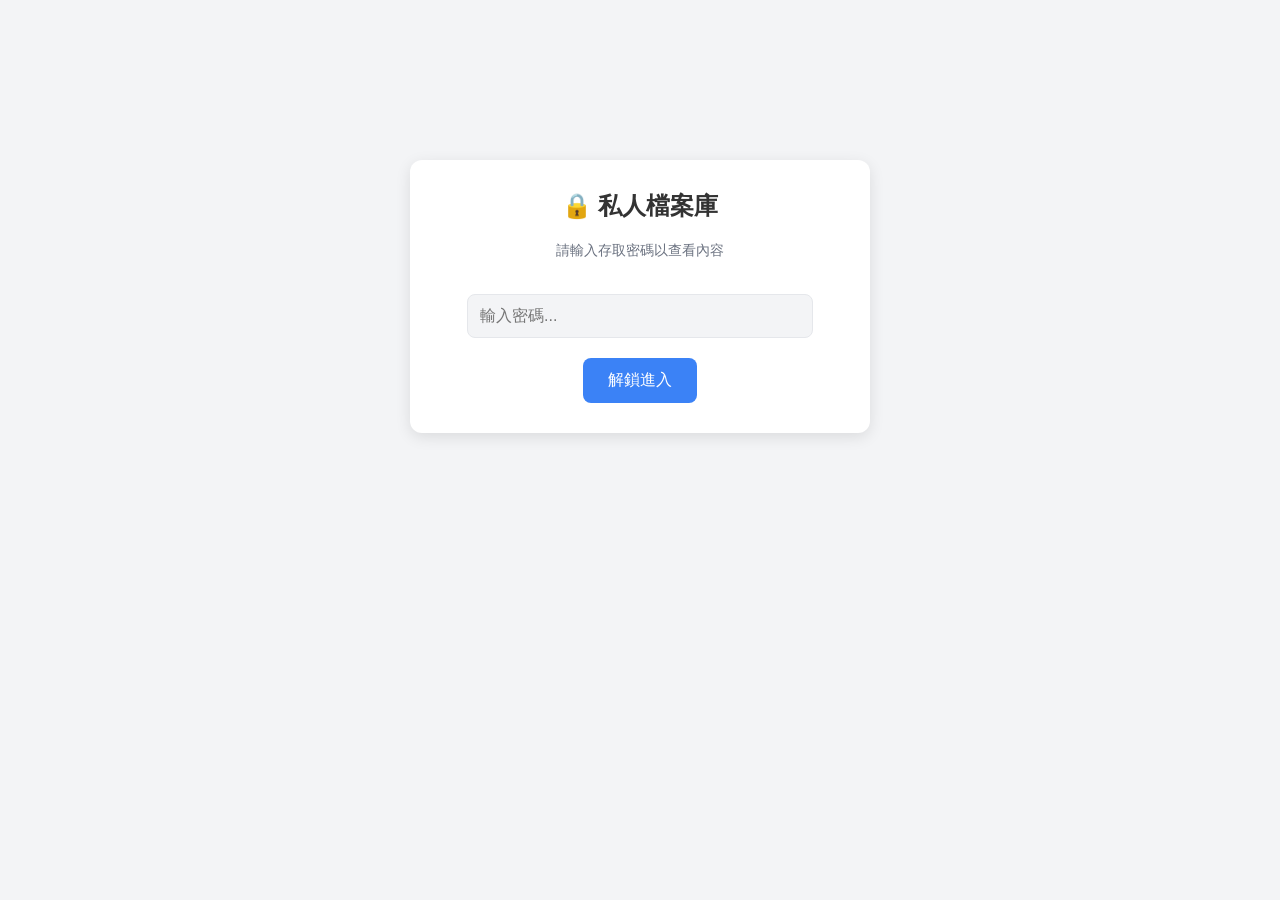
<file: index.html>
<!DOCTYPE html>
<html lang="zh-TW">
<head>
    <meta charset="UTF-8">
    <meta name="viewport" content="width=device-width, initial-scale=1.0">
    <title>📁 檔案詳細資料清單</title>

    <!-- ========================================== -->
    <!-- 🛠️ 核心設定區塊 -->
    <!-- ========================================== -->
    <script>
        const CONFIG = {
            owner: 'yie0610',
            repo: 'vibe',
            
            // 👇 您的密碼雜湊值。現在已不需要設定 lockedRootFolder，它會自動偵測！
            passwordHash: '8368ec5f1a153787469953cac4a39bce1c1e9273175a0a39db0810d0c7d0273d' 
        };
    </script>
    <!-- ========================================== -->

    <style>
        :root {
            --bg-color: #f3f4f6; --card-bg: white; --text-color: #333; --text-muted: #6b7280;
            --border-color: #e5e7eb; --th-bg: #f9fafb; --hover-bg: #f3f4f6; --link-color: #2563eb;
            --accent-color: #3b82f6; --error-bg: #fee2e2; --error-color: #ef4444;
        }
        body.dark-mode {
            --bg-color: #111827; --card-bg: #1f2937; --text-color: #f9fafb; --text-muted: #9ca3af;
            --border-color: #374151; --th-bg: #111827; --hover-bg: #374151; --link-color: #60a5fa;
            --accent-color: #60a5fa; --error-bg: #7f1d1d; --error-color: #fca5a5;
        }
        body { font-family: 'Segoe UI', Tahoma, Geneva, Verdana, sans-serif; background-color: var(--bg-color); color: var(--text-color); max-width: 950px; margin: 40px auto; padding: 20px; transition: 0.3s; }
        .container { background: var(--card-bg); border-radius: 12px; box-shadow: 0 4px 6px rgba(0,0,0,0.05); overflow: hidden; padding: 25px; transition: 0.3s; display: none; }
        
        /* --- 🔐 登入介面樣式 --- */
        .login-container { max-width: 400px; margin: 100px auto; background: var(--card-bg); padding: 30px; border-radius: 12px; box-shadow: 0 4px 15px rgba(0,0,0,0.1); text-align: center; }
        .login-container h2 { margin-top: 0; color: var(--text-color); }
        .pwd-input { width: 80%; padding: 12px; margin: 20px 0; border: 1px solid var(--border-color); border-radius: 8px; font-size: 16px; background: var(--bg-color); color: var(--text-color); outline: none; }
        .pwd-input:focus { border-color: var(--accent-color); }
        .btn-submit { background-color: var(--accent-color); color: white; border: none; padding: 12px 25px; border-radius: 8px; font-size: 16px; cursor: pointer; transition: 0.2s; }
        .btn-submit:hover { opacity: 0.9; transform: translateY(-2px); }
        #login-error { color: var(--error-color); margin-top: 10px; font-size: 14px; display: none; }

        /* --- 標題與工具列區塊 --- */
        .header-section { display: flex; justify-content: space-between; align-items: center; border-bottom: 2px solid var(--border-color); padding-bottom: 15px; margin-bottom: 10px; }
        h1 { margin: 0; font-size: 26px; }
        .theme-toggle { background: none; border: 1px solid var(--border-color); color: var(--text-color); padding: 8px 14px; border-radius: 8px; cursor: pointer; font-size: 14px; transition: 0.2s; }
        .theme-toggle:hover { background-color: var(--hover-bg); }
        .breadcrumbs { padding: 5px 0 20px 0; font-size: 15px; color: var(--text-muted); }
        .breadcrumb-link { color: var(--link-color); text-decoration: none; font-weight: 500; }
        .breadcrumb-link:hover { text-decoration: underline; }
        .separator { margin: 0 8px; color: var(--text-muted); }
        .toolbar { display: flex; justify-content: space-between; align-items: center; margin-bottom: 15px; flex-wrap: wrap; gap: 15px; }
        .search-input { flex-grow: 1; max-width: 300px; padding: 10px 15px; border: 1px solid var(--border-color); border-radius: 8px; background-color: var(--bg-color); color: var(--text-color); outline: none; font-size: 14px; }
        .switch-container { display: flex; align-items: center; font-size: 14px; color: var(--text-muted); }
        .switch { position: relative; display: inline-block; width: 42px; height: 24px; margin-right: 10px; }
        .switch input { opacity: 0; width: 0; height: 0; }
        .slider { position: absolute; cursor: pointer; top: 0; left: 0; right: 0; bottom: 0; background-color: var(--border-color); transition: .4s; border-radius: 34px; }
        .slider:before { position: absolute; content: ""; height: 18px; width: 18px; left: 3px; bottom: 3px; background-color: white; transition: .4s; border-radius: 50%; }
        input:checked + .slider { background-color: var(--accent-color); }
        input:checked + .slider:before { transform: translateX(18px); }

        /* --- 表格 --- */
        table { width: 100%; border-collapse: collapse; }
        th, td { padding: 14px 15px; text-align: left; border-bottom: 1px solid var(--border-color); }
        th { background-color: var(--th-bg); font-weight: 600; color: var(--text-color); cursor: pointer; user-select: none; transition: 0.2s; }
        th:hover { background-color: var(--border-color); }
        .sort-icon { font-size: 0.8em; margin-left: 5px; color: var(--text-muted); }
        tr:hover { background-color: var(--hover-bg); }
        .file-name-cell { display: flex; justify-content: space-between; align-items: center; }
        .file-link { text-decoration: none; color: var(--link-color); font-weight: 500; display: flex; align-items: center; flex-grow: 1; }
        .file-link:hover { text-decoration: underline; }
        .icon { margin-right: 10px; font-size: 1.3em; }
        .time-cell { font-size: 0.9em; color: var(--text-muted); }
        .time-active { color: var(--text-color); }
        .download-btn { text-decoration: none; opacity: 0.4; transition: 0.2s; font-size: 1.1em; padding: 5px; }
        .download-btn:hover { opacity: 1; transform: scale(1.1); }
    </style>
</head>
<body>

    <!-- 🔐 密碼登入區塊 -->
    <div class="login-container" id="login-section">
        <h2>🔒 私人檔案庫</h2>
        <p style="color: var(--text-muted); font-size: 14px;">請輸入存取密碼以查看內容</p>
        <input type="password" id="pwdInput" class="pwd-input" placeholder="輸入密碼..." onkeypress="if(event.key === 'Enter') verifyPassword()">
        <br>
        <button class="btn-submit" onclick="verifyPassword()">解鎖進入</button>
        <div id="login-error">密碼錯誤，請重試！</div>
    </div>

    <!-- 📁 主要檔案清單區塊 -->
    <div class="container" id="main-app">
        <div class="header-section">
            <h1>📁 檔案清單</h1>
            <button id="themeToggleBtn" class="theme-toggle">🌙 暗色模式</button>
        </div>
        <div id="breadcrumbs" class="breadcrumbs"></div>
        <div class="toolbar">
            <input type="text" id="searchInput" class="search-input" placeholder="🔍 搜尋檔案或副檔名...">
            <div class="switch-container">
                <label class="switch"><input type="checkbox" id="timeToggle"><span class="slider"></span></label>
                <span>顯示最後修改時間</span>
            </div>
        </div>
        <table>
            <thead>
                <tr>
                    <th style="width: 45%;" onclick="sortTable('name')">檔案名稱 <span id="sort-icon-name" class="sort-icon"></span></th>
                    <th style="width: 15%;" onclick="sortTable('type')">類型 <span id="sort-icon-type" class="sort-icon"></span></th>
                    <th style="width: 15%;" onclick="sortTable('size')">大小 <span id="sort-icon-size" class="sort-icon"></span></th>
                    <th style="width: 25%;" onclick="sortTable('time')">最後修改時間 <span id="sort-icon-time" class="sort-icon"></span></th>
                </tr>
            </thead>
            <tbody id="file-list">
                <tr><td colspan="4" style="text-align: center; color: var(--text-muted);">載入中...</td></tr>
            </tbody>
        </table>
    </div>

    <script>
        // ==========================================
        // 🌍 自動偵測環境與路徑配置
        // ==========================================
        
        // 1. 解析實際存在的資料夾位置 (作為 API 呼叫的起點)
        let basePath = window.location.pathname.replace(/index\.html$/, '').replace(/\/$/, '');
        const repoPrefix = `/${CONFIG.repo}`;
        if (basePath.startsWith(repoPrefix)) basePath = basePath.substring(repoPrefix.length);
        basePath = basePath.replace(/^\//, ''); // 獲得像 'b' 這樣的純路徑
        
        // 2. 解析瀏覽器實際的基礎 URL (作為檔案下載與連結的前綴)
        let baseUrl = window.location.pathname.replace(/index\.html$/, '');
        if (!baseUrl.endsWith('/')) baseUrl += '/';

        // 全局變數
        let allFiles = []; 
        let currentSort = { column: 'name', isAsc: true };

        // ==========================================
        // 🔐 登入與驗證邏輯
        // ==========================================
        const SESSION_KEY = `auth_${CONFIG.repo}_${basePath}`;
        
        if (sessionStorage.getItem(SESSION_KEY) === 'true') {
            document.getElementById('login-section').style.display = 'none';
            document.getElementById('main-app').style.display = 'block';
            initApp(); 
        }

        async function verifyPassword() {
            const pwd = document.getElementById('pwdInput').value;
            const errorMsg = document.getElementById('login-error');
            
            // 🌟 產生 Hash 的後門
            if (pwd.startsWith('##')) {
                const newPwd = pwd.substring(2);
                if (!newPwd) { alert("請輸入想要的新密碼，例如：##5678"); return; }
                const encoder = new TextEncoder();
                const hashBuffer = await crypto.subtle.digest('SHA-256', encoder.encode(newPwd));
                const hashHex = Array.from(new Uint8Array(hashBuffer)).map(b => b.toString(16).padStart(2, '0')).join('');
                try {
                    await navigator.clipboard.writeText(hashHex);
                    alert(`✅ 產生成功！\n\n加密代碼已經自動複製！\n請貼到最上方的 CONFIG 區塊替換。`);
                } catch(err) {
                    prompt(`✅ 產生成功！請手動複製代碼：`, hashHex);
                }
                document.getElementById('pwdInput').value = '';
                return;
            }

            const encoder = new TextEncoder();
            const hashBuffer = await crypto.subtle.digest('SHA-256', encoder.encode(pwd));
            const hashHex = Array.from(new Uint8Array(hashBuffer)).map(b => b.toString(16).padStart(2, '0')).join('');

            if (hashHex === CONFIG.passwordHash) {
                sessionStorage.setItem(SESSION_KEY, 'true');
                document.getElementById('login-section').style.display = 'none';
                document.getElementById('main-app').style.display = 'block';
                initApp();
            } else {
                errorMsg.style.display = 'block';
            }
        }

        // ==========================================
        // 🚀 主程式邏輯 (SPA 架構)
        // ==========================================
        function initApp() {
            // 主題切換邏輯
            const themeBtn = document.getElementById('themeToggleBtn');
            if (localStorage.getItem('theme') === 'dark') {
                document.body.classList.add('dark-mode');
                themeBtn.innerHTML = '☀️ 亮色模式';
            }
            themeBtn.addEventListener('click', () => {
                document.body.classList.toggle('dark-mode');
                const isDark = document.body.classList.contains('dark-mode');
                localStorage.setItem('theme', isDark ? 'dark' : 'light');
                themeBtn.innerHTML = isDark ? '☀️ 亮色模式' : '🌙 暗色模式';
            });

            // 監聽網址 Hash 變化 (不需重新整理網頁即可切換資料夾)
            window.addEventListener('hashchange', loadCurrentFolder);
            
            // 初始載入
            loadCurrentFolder();
        }

        function loadCurrentFolder() {
            // 取得虛擬路徑 (例如 #systems/hw1)
            const subPath = window.location.hash.replace(/^#\/?/, '');
            
            // 重置搜尋與時間開關狀態
            document.getElementById('searchInput').value = '';
            document.getElementById('timeToggle').checked = false;

            // 繪製麵包屑
            renderBreadcrumbs(subPath);

            // 呼叫 API
            let apiPath = basePath;
            if (subPath) apiPath += (apiPath ? '/' : '') + subPath;
            const apiUrl = `https://api.github.com/repos/${CONFIG.owner}/${CONFIG.repo}/contents/${apiPath}`;

            const tbody = document.getElementById('file-list');
            tbody.innerHTML = '<tr><td colspan="4" style="text-align: center; color: var(--text-muted);">資料載入中...</td></tr>';

            fetch(apiUrl)
                .then(res => {
                    if (!res.ok) throw new Error(res.status === 403 ? 'API 呼叫次數達上限' : (res.status === 404 ? '找不到資料夾' : `錯誤碼: ${res.status}`));
                    return res.json();
                })
                .then(data => {
                    if (!Array.isArray(data)) throw new Error('回傳格式錯誤');
                    allFiles = data.filter(item => item.name.toLowerCase() !== 'index.html').map(item => {
                        const isDir = item.type === 'dir';
                        return {
                            ...item,
                            ext: isDir ? '0_dir' : (item.name.includes('.') ? item.name.split('.').pop().toLowerCase() : 'z_file'), 
                            sizeValue: isDir ? -1 : item.size, 
                            timeValue: 0,     
                            timeDisplay: '--',
                            uid: item.path.replace(/[^a-zA-Z0-9]/g, '_')
                        };
                    });
                    
                    // 強制觸發一次排序繪製表格
                    sortTable(currentSort.column, true); 
                })
                .catch(error => {
                    tbody.innerHTML = `<tr><td colspan="4" style="text-align: center; color: var(--error-color); background-color: var(--error-bg); padding: 20px;"><strong>讀取失敗 ❌</strong><br><br>錯誤原因：${error.message}</td></tr>`;
                });
        }

        function renderBreadcrumbs(subPath) {
            let html = `<a href="#/" class="breadcrumb-link">🏠 首頁 (根目錄)</a>`;
            if (subPath) {
                let parts = subPath.split('/');
                let accum = '';
                parts.forEach((p, index) => {
                    accum += (accum ? '/' : '') + p;
                    if (index === parts.length - 1) {
                        html += `<span class="separator">/</span> <span style="color: var(--text-color); font-weight: bold;">${p}</span>`;
                    } else {
                        html += `<span class="separator">/</span> <a href="#${accum}" class="breadcrumb-link">${p}</a>`;
                    }
                });
            }
            document.getElementById('breadcrumbs').innerHTML = html;
        }

        window.sortTable = function(column, keepDirection = false) {
            if (!keepDirection) {
                if (currentSort.column === column) {
                    currentSort.isAsc = !currentSort.isAsc;
                } else {
                    currentSort.column = column;
                    currentSort.isAsc = true;
                }
            }

            ['name', 'type', 'size', 'time'].forEach(col => {
                const iconEl = document.getElementById(`sort-icon-${col}`);
                if (col === currentSort.column) {
                    iconEl.textContent = currentSort.isAsc ? '▲' : '▼';
                    iconEl.style.color = 'var(--accent-color)'; 
                } else {
                    iconEl.textContent = '';
                }
            });

            allFiles.sort((a, b) => {
                let valA, valB;
                if (column === 'name') { valA = a.name.toLowerCase(); valB = b.name.toLowerCase(); }
                else if (column === 'type') { valA = a.ext; valB = b.ext; }
                else if (column === 'size') { valA = a.sizeValue; valB = b.sizeValue; }
                else if (column === 'time') { valA = a.timeValue; valB = b.timeValue; }
                if (valA < valB) return currentSort.isAsc ? -1 : 1;
                if (valA > valB) return currentSort.isAsc ? 1 : -1;
                return 0;
            });
            renderFileList(); 
        };

        function getFileIcon(filename, isDir) {
            if (isDir) return '🗂️';
            const ext = filename.split('.').pop().toLowerCase();
            const iconMap = {
                'html':'💻', 'css':'💻', 'js':'💻', 'py':'💻', 'cpp':'💻', 'pdf':'📕',
                'stl':'🧊', 'gcode':'🧊', 'jpg':'🖼️', 'png':'🖼️', 'zip':'📦', 'rar':'📦',
                'md':'📝', 'txt':'📝', 'json':'⚙️', 'mp4':'🎬', 'mp3':'🎵', 'xlsx':'📊', 'docx':'📄'
            };
            return iconMap[ext] || '📄';
        }

        document.getElementById('searchInput').addEventListener('input', renderFileList);

        function renderFileList() {
            const tbody = document.getElementById('file-list');
            tbody.innerHTML = '';
            
            const subPath = window.location.hash.replace(/^#\/?/, '');
            
            // 返回上一層按鈕
            if (subPath) {
                const parentPath = subPath.includes('/') ? subPath.substring(0, subPath.lastIndexOf('/')) : '';
                const backTr = document.createElement('tr');
                backTr.innerHTML = `
                    <td><a href="#${parentPath}" style="color: #059669; text-decoration: none; font-weight: bold;"><span class="icon">↩️</span> 返回上一層</a></td>
                    <td style="color: var(--text-muted);">-</td><td style="color: var(--text-muted);">-</td><td class="time-cell">--</td>
                `;
                tbody.appendChild(backTr);
            }

            const query = document.getElementById('searchInput').value.toLowerCase();
            const filteredFiles = allFiles.filter(item => item.name.toLowerCase().includes(query));

            if (filteredFiles.length === 0 && allFiles.length > 0) {
                tbody.innerHTML += `<tr><td colspan="4" style="text-align: center; padding: 30px; color: var(--text-muted);">沒有找到符合「${query}」的檔案 🧐</td></tr>`;
                return;
            } else if (allFiles.length === 0) {
                tbody.innerHTML += `<tr><td colspan="4" style="text-align: center; padding: 30px; color: var(--text-muted);">此資料夾目前沒有檔案。</td></tr>`;
                return;
            }

            filteredFiles.forEach(item => {
                const isDir = item.type === 'dir';
                const sizeStr = isDir ? '-' : (item.size >= 1048576 ? (item.size / 1048576).toFixed(2) + ' MB' : (item.size / 1024).toFixed(2) + ' KB');
                const ext = isDir ? '資料夾' : (item.name.includes('.') ? item.name.split('.').pop().toUpperCase() + ' 檔案' : '檔案');
                const icon = getFileIcon(item.name, isDir);
                
                // 動態決定連結 (資料夾用虛擬路由 #，檔案則導向真實下載路徑)
                let itemUrl = '';
                if (isDir) {
                    itemUrl = `#${subPath ? subPath + '/' : ''}${item.name}`;
                } else {
                    itemUrl = `${baseUrl}${subPath ? subPath + '/' : ''}${item.name}`;
                }

                const linkTarget = isDir ? '' : ' target="_blank" rel="noopener noreferrer"';
                const downloadBtn = isDir ? '' : `<a href="${itemUrl}" download class="download-btn" title="下載 ${item.name}">📥</a>`;

                const tr = document.createElement('tr');
                tr.innerHTML = `
                    <td>
                        <div class="file-name-cell">
                            <a href="${itemUrl}" class="file-link"${linkTarget}>
                                <span class="icon">${icon}</span> ${item.name}
                            </a>
                            ${downloadBtn}
                        </div>
                    </td>
                    <td style="color: var(--text-muted);">${ext}</td>
                    <td style="color: var(--text-muted);">${sizeStr}</td>
                    <td class="time-cell ${item.timeValue > 0 ? 'time-active' : ''}" id="time-${item.uid}">${item.timeDisplay}</td>
                `;
                tbody.appendChild(tr);
            });
        }

        // ==========================================
        // 🕒 時間抓取機制
        // ==========================================
        document.getElementById('timeToggle').addEventListener('change', function() {
            if (this.checked) fetchTimestamps();
        });

        function fetchTimestamps() {
            allFiles.forEach(item => {
                if (item.timeDisplay !== '--' && item.timeDisplay !== '讀取中...') return; 
                item.timeDisplay = '讀取中...';
                updateTimeCell(item.uid, item.timeDisplay, false);
                
                fetch(`https://api.github.com/repos/${CONFIG.owner}/${CONFIG.repo}/commits?path=${item.path}&per_page=1`)
                    .then(res => {
                        if (!res.ok) throw new Error('API limit');
                        return res.json();
                    })
                    .then(commits => {
                        if (commits && commits.length > 0) {
                            const date = new Date(commits[0].commit.author.date);
                            item.timeValue = date.getTime(); 
                            item.timeDisplay = `${date.getFullYear()}/${String(date.getMonth()+1).padStart(2,'0')}/${String(date.getDate()).padStart(2,'0')} ${String(date.getHours()).padStart(2,'0')}:${String(date.getMinutes()).padStart(2,'0')}`;
                            updateTimeCell(item.uid, item.timeDisplay, true);
                        } else {
                            item.timeDisplay = '無紀錄';
                            updateTimeCell(item.uid, item.timeDisplay, false);
                        }
                        if (currentSort.column === 'time') renderFileList();
                    })
                    .catch(() => {
                        item.timeDisplay = '次數達標';
                        const el = document.getElementById(`time-${item.uid}`);
                        if(el) { el.textContent = item.timeDisplay; el.style.color = 'var(--error-color)'; }
                    });
            });
        }

        function updateTimeCell(uid, text, isActive) {
            const el = document.getElementById(`time-${uid}`);
            if (el) {
                el.textContent = text;
                if (isActive) el.classList.add('time-active');
            }
        }
    </script>
</body>
</html>
</file>
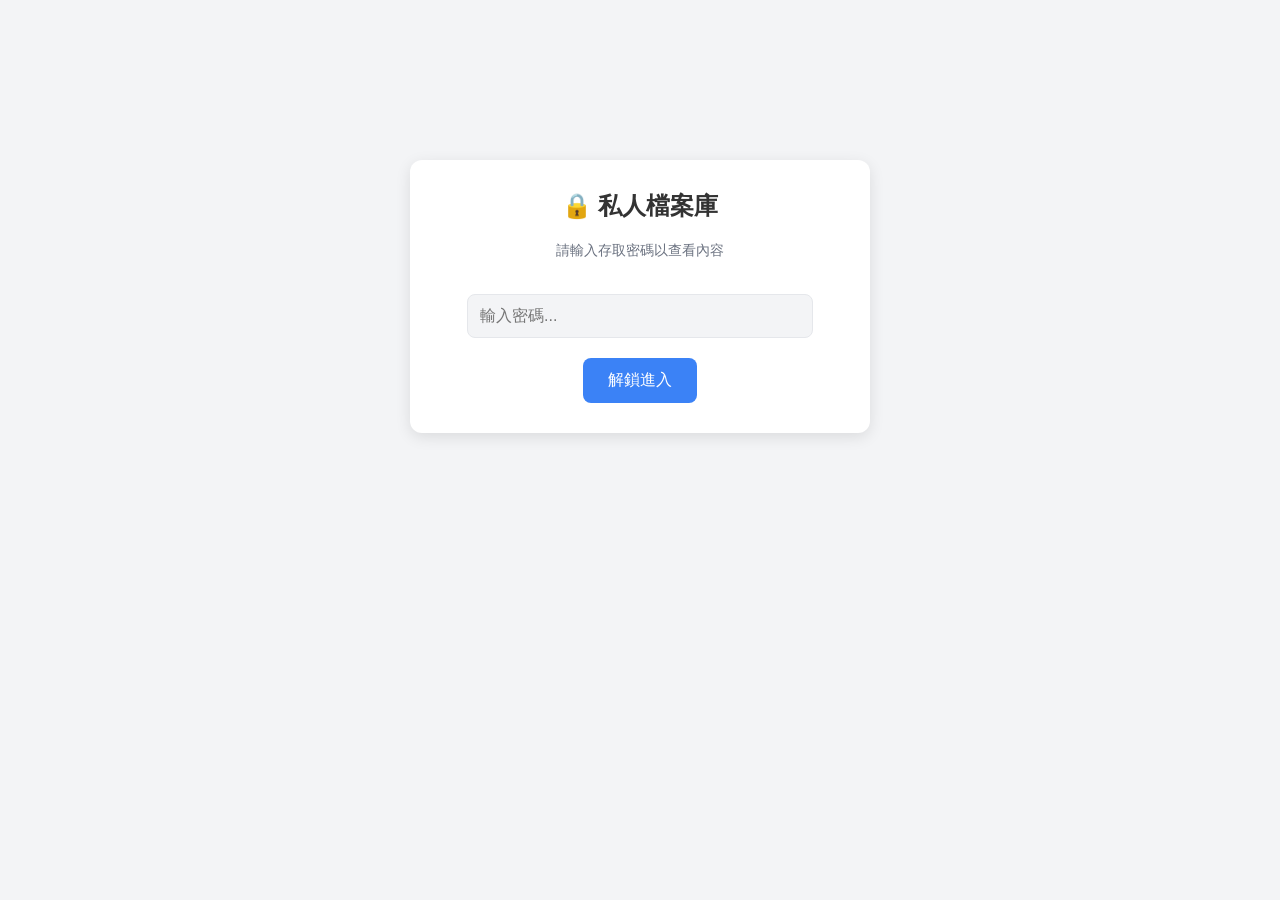
<file: b/index.html>
<!DOCTYPE html>
<html lang="zh-TW">
<head>
    <meta charset="UTF-8">
    <meta name="viewport" content="width=device-width, initial-scale=1.0">
    <title>📁 檔案詳細資料清單</title>

    <!-- ========================================== -->
    <!-- 🛠️ 核心設定區塊 -->
    <!-- ========================================== -->
    <script>
        const CONFIG = {
            owner: 'yie0610',
            repo: 'vibe',
            
            // 👇 您的密碼雜湊值。現在已不需要設定 lockedRootFolder，它會自動偵測！
            passwordHash: '493df9116ac66615f686d24508b0d3894902a5c3b4f3ea98099809c691eee357' 
        };
    </script>
    <!-- ========================================== -->

    <style>
        :root {
            --bg-color: #f3f4f6; --card-bg: white; --text-color: #333; --text-muted: #6b7280;
            --border-color: #e5e7eb; --th-bg: #f9fafb; --hover-bg: #f3f4f6; --link-color: #2563eb;
            --accent-color: #3b82f6; --error-bg: #fee2e2; --error-color: #ef4444;
        }
        body.dark-mode {
            --bg-color: #111827; --card-bg: #1f2937; --text-color: #f9fafb; --text-muted: #9ca3af;
            --border-color: #374151; --th-bg: #111827; --hover-bg: #374151; --link-color: #60a5fa;
            --accent-color: #60a5fa; --error-bg: #7f1d1d; --error-color: #fca5a5;
        }
        body { font-family: 'Segoe UI', Tahoma, Geneva, Verdana, sans-serif; background-color: var(--bg-color); color: var(--text-color); max-width: 950px; margin: 40px auto; padding: 20px; transition: 0.3s; }
        .container { background: var(--card-bg); border-radius: 12px; box-shadow: 0 4px 6px rgba(0,0,0,0.05); overflow: hidden; padding: 25px; transition: 0.3s; display: none; }
        
        /* --- 🔐 登入介面樣式 --- */
        .login-container { max-width: 400px; margin: 100px auto; background: var(--card-bg); padding: 30px; border-radius: 12px; box-shadow: 0 4px 15px rgba(0,0,0,0.1); text-align: center; }
        .login-container h2 { margin-top: 0; color: var(--text-color); }
        .pwd-input { width: 80%; padding: 12px; margin: 20px 0; border: 1px solid var(--border-color); border-radius: 8px; font-size: 16px; background: var(--bg-color); color: var(--text-color); outline: none; }
        .pwd-input:focus { border-color: var(--accent-color); }
        .btn-submit { background-color: var(--accent-color); color: white; border: none; padding: 12px 25px; border-radius: 8px; font-size: 16px; cursor: pointer; transition: 0.2s; }
        .btn-submit:hover { opacity: 0.9; transform: translateY(-2px); }
        #login-error { color: var(--error-color); margin-top: 10px; font-size: 14px; display: none; }

        /* --- 標題與工具列區塊 --- */
        .header-section { display: flex; justify-content: space-between; align-items: center; border-bottom: 2px solid var(--border-color); padding-bottom: 15px; margin-bottom: 10px; }
        h1 { margin: 0; font-size: 26px; }
        .theme-toggle { background: none; border: 1px solid var(--border-color); color: var(--text-color); padding: 8px 14px; border-radius: 8px; cursor: pointer; font-size: 14px; transition: 0.2s; }
        .theme-toggle:hover { background-color: var(--hover-bg); }
        .breadcrumbs { padding: 5px 0 20px 0; font-size: 15px; color: var(--text-muted); }
        .breadcrumb-link { color: var(--link-color); text-decoration: none; font-weight: 500; }
        .breadcrumb-link:hover { text-decoration: underline; }
        .separator { margin: 0 8px; color: var(--text-muted); }
        .toolbar { display: flex; justify-content: space-between; align-items: center; margin-bottom: 15px; flex-wrap: wrap; gap: 15px; }
        .search-input { flex-grow: 1; max-width: 300px; padding: 10px 15px; border: 1px solid var(--border-color); border-radius: 8px; background-color: var(--bg-color); color: var(--text-color); outline: none; font-size: 14px; }
        .switch-container { display: flex; align-items: center; font-size: 14px; color: var(--text-muted); }
        .switch { position: relative; display: inline-block; width: 42px; height: 24px; margin-right: 10px; }
        .switch input { opacity: 0; width: 0; height: 0; }
        .slider { position: absolute; cursor: pointer; top: 0; left: 0; right: 0; bottom: 0; background-color: var(--border-color); transition: .4s; border-radius: 34px; }
        .slider:before { position: absolute; content: ""; height: 18px; width: 18px; left: 3px; bottom: 3px; background-color: white; transition: .4s; border-radius: 50%; }
        input:checked + .slider { background-color: var(--accent-color); }
        input:checked + .slider:before { transform: translateX(18px); }

        /* --- 表格 --- */
        table { width: 100%; border-collapse: collapse; }
        th, td { padding: 14px 15px; text-align: left; border-bottom: 1px solid var(--border-color); }
        th { background-color: var(--th-bg); font-weight: 600; color: var(--text-color); cursor: pointer; user-select: none; transition: 0.2s; }
        th:hover { background-color: var(--border-color); }
        .sort-icon { font-size: 0.8em; margin-left: 5px; color: var(--text-muted); }
        tr:hover { background-color: var(--hover-bg); }
        .file-name-cell { display: flex; justify-content: space-between; align-items: center; }
        .file-link { text-decoration: none; color: var(--link-color); font-weight: 500; display: flex; align-items: center; flex-grow: 1; }
        .file-link:hover { text-decoration: underline; }
        .icon { margin-right: 10px; font-size: 1.3em; }
        .time-cell { font-size: 0.9em; color: var(--text-muted); }
        .time-active { color: var(--text-color); }
        .download-btn { text-decoration: none; opacity: 0.4; transition: 0.2s; font-size: 1.1em; padding: 5px; }
        .download-btn:hover { opacity: 1; transform: scale(1.1); }
    </style>
</head>
<body>

    <!-- 🔐 密碼登入區塊 -->
    <div class="login-container" id="login-section">
        <h2>🔒 私人檔案庫</h2>
        <p style="color: var(--text-muted); font-size: 14px;">請輸入存取密碼以查看內容</p>
        <input type="password" id="pwdInput" class="pwd-input" placeholder="輸入密碼..." onkeypress="if(event.key === 'Enter') verifyPassword()">
        <br>
        <button class="btn-submit" onclick="verifyPassword()">解鎖進入</button>
        <div id="login-error">密碼錯誤，請重試！</div>
    </div>

    <!-- 📁 主要檔案清單區塊 -->
    <div class="container" id="main-app">
        <div class="header-section">
            <h1>📁 檔案清單</h1>
            <button id="themeToggleBtn" class="theme-toggle">🌙 暗色模式</button>
        </div>
        <div id="breadcrumbs" class="breadcrumbs"></div>
        <div class="toolbar">
            <input type="text" id="searchInput" class="search-input" placeholder="🔍 搜尋檔案或副檔名...">
            <div class="switch-container">
                <label class="switch"><input type="checkbox" id="timeToggle"><span class="slider"></span></label>
                <span>顯示最後修改時間</span>
            </div>
        </div>
        <table>
            <thead>
                <tr>
                    <th style="width: 45%;" onclick="sortTable('name')">檔案名稱 <span id="sort-icon-name" class="sort-icon"></span></th>
                    <th style="width: 15%;" onclick="sortTable('type')">類型 <span id="sort-icon-type" class="sort-icon"></span></th>
                    <th style="width: 15%;" onclick="sortTable('size')">大小 <span id="sort-icon-size" class="sort-icon"></span></th>
                    <th style="width: 25%;" onclick="sortTable('time')">最後修改時間 <span id="sort-icon-time" class="sort-icon"></span></th>
                </tr>
            </thead>
            <tbody id="file-list">
                <tr><td colspan="4" style="text-align: center; color: var(--text-muted);">載入中...</td></tr>
            </tbody>
        </table>
    </div>

    <script>
        // ==========================================
        // 🌍 自動偵測環境與路徑配置
        // ==========================================
        
        // 1. 解析實際存在的資料夾位置 (作為 API 呼叫的起點)
        let basePath = window.location.pathname.replace(/index\.html$/, '').replace(/\/$/, '');
        const repoPrefix = `/${CONFIG.repo}`;
        if (basePath.startsWith(repoPrefix)) basePath = basePath.substring(repoPrefix.length);
        basePath = basePath.replace(/^\//, ''); // 獲得像 'b' 這樣的純路徑
        
        // 2. 解析瀏覽器實際的基礎 URL (作為檔案下載與連結的前綴)
        let baseUrl = window.location.pathname.replace(/index\.html$/, '');
        if (!baseUrl.endsWith('/')) baseUrl += '/';

        // 全局變數
        let allFiles = []; 
        let currentSort = { column: 'name', isAsc: true };

        // ==========================================
        // 🔐 登入與驗證邏輯
        // ==========================================
        const SESSION_KEY = `auth_${CONFIG.repo}_${basePath}`;
        
        if (sessionStorage.getItem(SESSION_KEY) === 'true') {
            document.getElementById('login-section').style.display = 'none';
            document.getElementById('main-app').style.display = 'block';
            initApp(); 
        }

        async function verifyPassword() {
            const pwd = document.getElementById('pwdInput').value;
            const errorMsg = document.getElementById('login-error');
            
            // 🌟 產生 Hash 的後門
            if (pwd.startsWith('##')) {
                const newPwd = pwd.substring(2);
                if (!newPwd) { alert("請輸入想要的新密碼，例如：##5678"); return; }
                const encoder = new TextEncoder();
                const hashBuffer = await crypto.subtle.digest('SHA-256', encoder.encode(newPwd));
                const hashHex = Array.from(new Uint8Array(hashBuffer)).map(b => b.toString(16).padStart(2, '0')).join('');
                try {
                    await navigator.clipboard.writeText(hashHex);
                    alert(`✅ 產生成功！\n\n加密代碼已經自動複製！\n請貼到最上方的 CONFIG 區塊替換。`);
                } catch(err) {
                    prompt(`✅ 產生成功！請手動複製代碼：`, hashHex);
                }
                document.getElementById('pwdInput').value = '';
                return;
            }

            const encoder = new TextEncoder();
            const hashBuffer = await crypto.subtle.digest('SHA-256', encoder.encode(pwd));
            const hashHex = Array.from(new Uint8Array(hashBuffer)).map(b => b.toString(16).padStart(2, '0')).join('');

            if (hashHex === CONFIG.passwordHash) {
                sessionStorage.setItem(SESSION_KEY, 'true');
                document.getElementById('login-section').style.display = 'none';
                document.getElementById('main-app').style.display = 'block';
                initApp();
            } else {
                errorMsg.style.display = 'block';
            }
        }

        // ==========================================
        // 🚀 主程式邏輯 (SPA 架構)
        // ==========================================
        function initApp() {
            // 主題切換邏輯
            const themeBtn = document.getElementById('themeToggleBtn');
            if (localStorage.getItem('theme') === 'dark') {
                document.body.classList.add('dark-mode');
                themeBtn.innerHTML = '☀️ 亮色模式';
            }
            themeBtn.addEventListener('click', () => {
                document.body.classList.toggle('dark-mode');
                const isDark = document.body.classList.contains('dark-mode');
                localStorage.setItem('theme', isDark ? 'dark' : 'light');
                themeBtn.innerHTML = isDark ? '☀️ 亮色模式' : '🌙 暗色模式';
            });

            // 監聽網址 Hash 變化 (不需重新整理網頁即可切換資料夾)
            window.addEventListener('hashchange', loadCurrentFolder);
            
            // 初始載入
            loadCurrentFolder();
        }

        function loadCurrentFolder() {
            // 取得虛擬路徑 (例如 #systems/hw1)
            const subPath = window.location.hash.replace(/^#\/?/, '');
            
            // 重置搜尋與時間開關狀態
            document.getElementById('searchInput').value = '';
            document.getElementById('timeToggle').checked = false;

            // 繪製麵包屑
            renderBreadcrumbs(subPath);

            // 呼叫 API
            let apiPath = basePath;
            if (subPath) apiPath += (apiPath ? '/' : '') + subPath;
            const apiUrl = `https://api.github.com/repos/${CONFIG.owner}/${CONFIG.repo}/contents/${apiPath}`;

            const tbody = document.getElementById('file-list');
            tbody.innerHTML = '<tr><td colspan="4" style="text-align: center; color: var(--text-muted);">資料載入中...</td></tr>';

            fetch(apiUrl)
                .then(res => {
                    if (!res.ok) throw new Error(res.status === 403 ? 'API 呼叫次數達上限' : (res.status === 404 ? '找不到資料夾' : `錯誤碼: ${res.status}`));
                    return res.json();
                })
                .then(data => {
                    if (!Array.isArray(data)) throw new Error('回傳格式錯誤');
                    allFiles = data.filter(item => item.name.toLowerCase() !== 'index.html').map(item => {
                        const isDir = item.type === 'dir';
                        return {
                            ...item,
                            ext: isDir ? '0_dir' : (item.name.includes('.') ? item.name.split('.').pop().toLowerCase() : 'z_file'), 
                            sizeValue: isDir ? -1 : item.size, 
                            timeValue: 0,     
                            timeDisplay: '--',
                            uid: item.path.replace(/[^a-zA-Z0-9]/g, '_')
                        };
                    });
                    
                    // 強制觸發一次排序繪製表格
                    sortTable(currentSort.column, true); 
                })
                .catch(error => {
                    tbody.innerHTML = `<tr><td colspan="4" style="text-align: center; color: var(--error-color); background-color: var(--error-bg); padding: 20px;"><strong>讀取失敗 ❌</strong><br><br>錯誤原因：${error.message}</td></tr>`;
                });
        }

        function renderBreadcrumbs(subPath) {
            let html = `<a href="#/" class="breadcrumb-link">🏠 首頁 (根目錄)</a>`;
            if (subPath) {
                let parts = subPath.split('/');
                let accum = '';
                parts.forEach((p, index) => {
                    accum += (accum ? '/' : '') + p;
                    if (index === parts.length - 1) {
                        html += `<span class="separator">/</span> <span style="color: var(--text-color); font-weight: bold;">${p}</span>`;
                    } else {
                        html += `<span class="separator">/</span> <a href="#${accum}" class="breadcrumb-link">${p}</a>`;
                    }
                });
            }
            document.getElementById('breadcrumbs').innerHTML = html;
        }

        window.sortTable = function(column, keepDirection = false) {
            if (!keepDirection) {
                if (currentSort.column === column) {
                    currentSort.isAsc = !currentSort.isAsc;
                } else {
                    currentSort.column = column;
                    currentSort.isAsc = true;
                }
            }

            ['name', 'type', 'size', 'time'].forEach(col => {
                const iconEl = document.getElementById(`sort-icon-${col}`);
                if (col === currentSort.column) {
                    iconEl.textContent = currentSort.isAsc ? '▲' : '▼';
                    iconEl.style.color = 'var(--accent-color)'; 
                } else {
                    iconEl.textContent = '';
                }
            });

            allFiles.sort((a, b) => {
                let valA, valB;
                if (column === 'name') { valA = a.name.toLowerCase(); valB = b.name.toLowerCase(); }
                else if (column === 'type') { valA = a.ext; valB = b.ext; }
                else if (column === 'size') { valA = a.sizeValue; valB = b.sizeValue; }
                else if (column === 'time') { valA = a.timeValue; valB = b.timeValue; }
                if (valA < valB) return currentSort.isAsc ? -1 : 1;
                if (valA > valB) return currentSort.isAsc ? 1 : -1;
                return 0;
            });
            renderFileList(); 
        };

        function getFileIcon(filename, isDir) {
            if (isDir) return '🗂️';
            const ext = filename.split('.').pop().toLowerCase();
            const iconMap = {
                'html':'💻', 'css':'💻', 'js':'💻', 'py':'💻', 'cpp':'💻', 'pdf':'📕',
                'stl':'🧊', 'gcode':'🧊', 'jpg':'🖼️', 'png':'🖼️', 'zip':'📦', 'rar':'📦',
                'md':'📝', 'txt':'📝', 'json':'⚙️', 'mp4':'🎬', 'mp3':'🎵', 'xlsx':'📊', 'docx':'📄'
            };
            return iconMap[ext] || '📄';
        }

        document.getElementById('searchInput').addEventListener('input', renderFileList);

        function renderFileList() {
            const tbody = document.getElementById('file-list');
            tbody.innerHTML = '';
            
            const subPath = window.location.hash.replace(/^#\/?/, '');
            
            // 返回上一層按鈕
            if (subPath) {
                const parentPath = subPath.includes('/') ? subPath.substring(0, subPath.lastIndexOf('/')) : '';
                const backTr = document.createElement('tr');
                backTr.innerHTML = `
                    <td><a href="#${parentPath}" style="color: #059669; text-decoration: none; font-weight: bold;"><span class="icon">↩️</span> 返回上一層</a></td>
                    <td style="color: var(--text-muted);">-</td><td style="color: var(--text-muted);">-</td><td class="time-cell">--</td>
                `;
                tbody.appendChild(backTr);
            }

            const query = document.getElementById('searchInput').value.toLowerCase();
            const filteredFiles = allFiles.filter(item => item.name.toLowerCase().includes(query));

            if (filteredFiles.length === 0 && allFiles.length > 0) {
                tbody.innerHTML += `<tr><td colspan="4" style="text-align: center; padding: 30px; color: var(--text-muted);">沒有找到符合「${query}」的檔案 🧐</td></tr>`;
                return;
            } else if (allFiles.length === 0) {
                tbody.innerHTML += `<tr><td colspan="4" style="text-align: center; padding: 30px; color: var(--text-muted);">此資料夾目前沒有檔案。</td></tr>`;
                return;
            }

            filteredFiles.forEach(item => {
                const isDir = item.type === 'dir';
                const sizeStr = isDir ? '-' : (item.size >= 1048576 ? (item.size / 1048576).toFixed(2) + ' MB' : (item.size / 1024).toFixed(2) + ' KB');
                const ext = isDir ? '資料夾' : (item.name.includes('.') ? item.name.split('.').pop().toUpperCase() + ' 檔案' : '檔案');
                const icon = getFileIcon(item.name, isDir);
                
                // 動態決定連結 (資料夾用虛擬路由 #，檔案則導向真實下載路徑)
                let itemUrl = '';
                if (isDir) {
                    itemUrl = `#${subPath ? subPath + '/' : ''}${item.name}`;
                } else {
                    itemUrl = `${baseUrl}${subPath ? subPath + '/' : ''}${item.name}`;
                }

                const linkTarget = isDir ? '' : ' target="_blank" rel="noopener noreferrer"';
                const downloadBtn = isDir ? '' : `<a href="${itemUrl}" download class="download-btn" title="下載 ${item.name}">📥</a>`;

                const tr = document.createElement('tr');
                tr.innerHTML = `
                    <td>
                        <div class="file-name-cell">
                            <a href="${itemUrl}" class="file-link"${linkTarget}>
                                <span class="icon">${icon}</span> ${item.name}
                            </a>
                            ${downloadBtn}
                        </div>
                    </td>
                    <td style="color: var(--text-muted);">${ext}</td>
                    <td style="color: var(--text-muted);">${sizeStr}</td>
                    <td class="time-cell ${item.timeValue > 0 ? 'time-active' : ''}" id="time-${item.uid}">${item.timeDisplay}</td>
                `;
                tbody.appendChild(tr);
            });
        }

        // ==========================================
        // 🕒 時間抓取機制
        // ==========================================
        document.getElementById('timeToggle').addEventListener('change', function() {
            if (this.checked) fetchTimestamps();
        });

        function fetchTimestamps() {
            allFiles.forEach(item => {
                if (item.timeDisplay !== '--' && item.timeDisplay !== '讀取中...') return; 
                item.timeDisplay = '讀取中...';
                updateTimeCell(item.uid, item.timeDisplay, false);
                
                fetch(`https://api.github.com/repos/${CONFIG.owner}/${CONFIG.repo}/commits?path=${item.path}&per_page=1`)
                    .then(res => {
                        if (!res.ok) throw new Error('API limit');
                        return res.json();
                    })
                    .then(commits => {
                        if (commits && commits.length > 0) {
                            const date = new Date(commits[0].commit.author.date);
                            item.timeValue = date.getTime(); 
                            item.timeDisplay = `${date.getFullYear()}/${String(date.getMonth()+1).padStart(2,'0')}/${String(date.getDate()).padStart(2,'0')} ${String(date.getHours()).padStart(2,'0')}:${String(date.getMinutes()).padStart(2,'0')}`;
                            updateTimeCell(item.uid, item.timeDisplay, true);
                        } else {
                            item.timeDisplay = '無紀錄';
                            updateTimeCell(item.uid, item.timeDisplay, false);
                        }
                        if (currentSort.column === 'time') renderFileList();
                    })
                    .catch(() => {
                        item.timeDisplay = '次數達標';
                        const el = document.getElementById(`time-${item.uid}`);
                        if(el) { el.textContent = item.timeDisplay; el.style.color = 'var(--error-color)'; }
                    });
            });
        }

        function updateTimeCell(uid, text, isActive) {
            const el = document.getElementById(`time-${uid}`);
            if (el) {
                el.textContent = text;
                if (isActive) el.classList.add('time-active');
            }
        }
    </script>
</body>
</html>
</file>
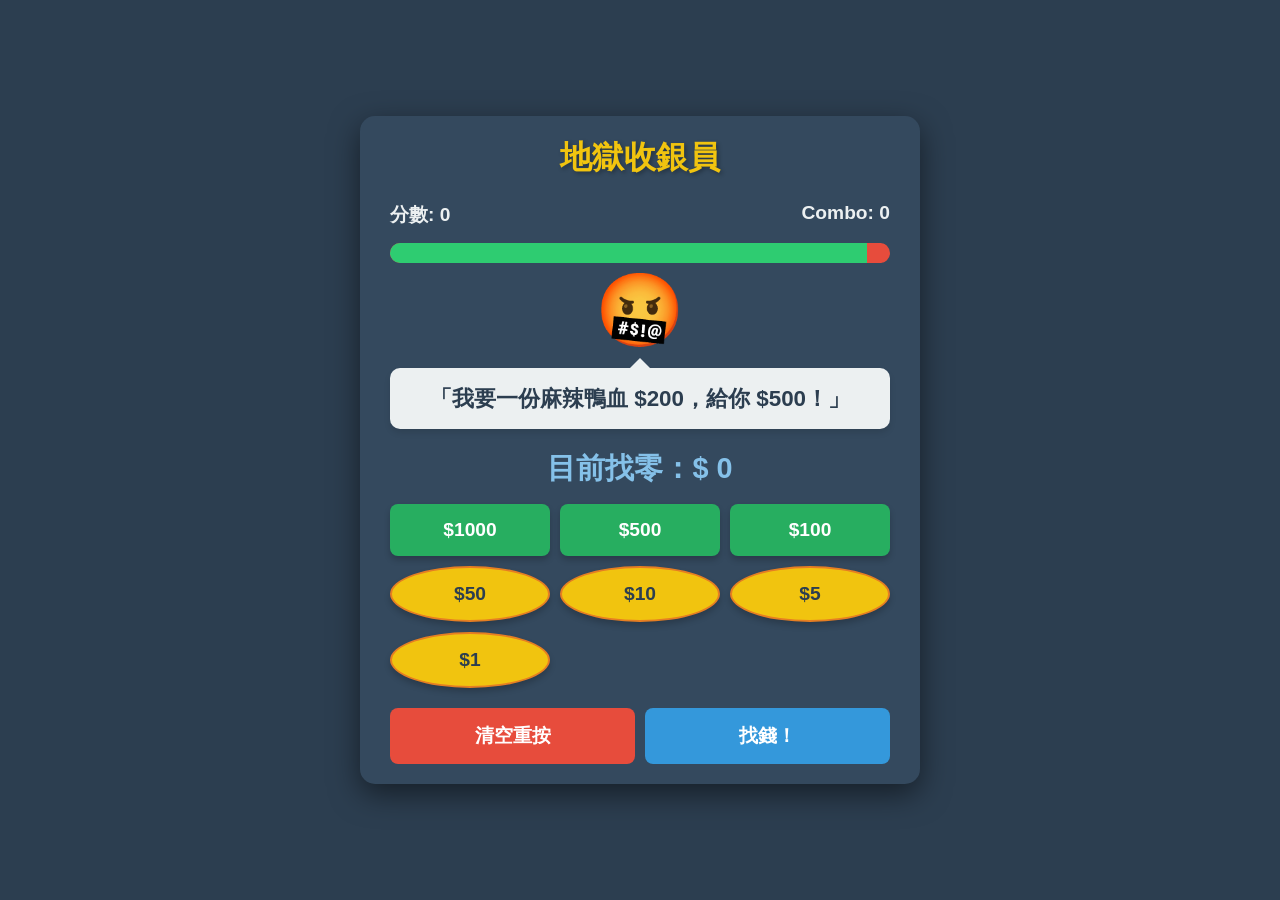
<file: 3.html>
<!DOCTYPE html>
<html lang="zh-TW">
<head>
    <meta charset="UTF-8">
    <meta name="viewport" content="width=device-width, initial-scale=1.0">
    <title>奧客退散！地獄收銀員</title>
    <style>
        body {
            font-family: 'Segoe UI', Tahoma, Geneva, Verdana, sans-serif;
            background-color: #2c3e50;
            color: #ecf0f1;
            display: flex;
            justify-content: center;
            align-items: center;
            height: 100vh;
            margin: 0;
            overflow: hidden;
        }
        #game-container {
            background-color: #34495e;
            padding: 20px 30px;
            border-radius: 15px;
            box-shadow: 0 10px 30px rgba(0,0,0,0.5);
            width: 100%;
            max-width: 500px;
            text-align: center;
            position: relative;
        }
        h1 {
            margin-top: 0;
            color: #f1c40f;
            text-shadow: 2px 2px 4px rgba(0,0,0,0.3);
        }
        .stats {
            display: flex;
            justify-content: space-between;
            font-size: 1.2rem;
            margin-bottom: 15px;
            font-weight: bold;
        }
        #timer-bar-container {
            width: 100%;
            height: 20px;
            background-color: #e74c3c;
            border-radius: 10px;
            overflow: hidden;
            margin-bottom: 10px;
        }
        #timer-bar {
            height: 100%;
            width: 100%;
            background-color: #2ecc71;
            transition: width 0.1s linear;
        }
        
        /* 動畫區塊 */
        #scene-container {
            height: 80px;
            position: relative;
            margin-bottom: 15px;
            display: flex;
            justify-content: center;
            align-items: flex-end;
        }
        #customer {
            font-size: 4.5rem;
            z-index: 1;
            transition: transform 0.1s;
        }
        #thrown-money {
            position: absolute;
            font-size: 3.5rem;
            opacity: 0;
            z-index: 2;
        }
        .throw-anim {
            animation: throwMoney 0.5s ease-out forwards;
        }
        .bounce-anim {
            animation: bounce 0.3s ease;
        }
        
        @keyframes throwMoney {
            0% { transform: translateY(-40px) scale(0.5) rotate(-20deg); opacity: 0; }
            40% { opacity: 1; }
            100% { transform: translateY(40px) scale(1.2) rotate(15deg); opacity: 0; }
        }
        @keyframes bounce {
            0%, 100% { transform: translateY(0); }
            50% { transform: translateY(-20px); }
        }

        #customer-dialogue {
            background-color: #ecf0f1;
            color: #2c3e50;
            padding: 15px;
            border-radius: 10px;
            font-size: 1.4rem;
            margin-bottom: 20px;
            position: relative;
            font-weight: bold;
            z-index: 3;
            box-shadow: 0 4px 6px rgba(0,0,0,0.1);
        }
        #customer-dialogue::after {
            content: '';
            position: absolute;
            top: -10px;
            left: 50%;
            transform: translateX(-50%);
            border-width: 0 10px 10px 10px;
            border-style: solid;
            border-color: transparent transparent #ecf0f1 transparent;
        }
        .money-grid {
            display: grid;
            grid-template-columns: repeat(3, 1fr);
            gap: 10px;
            margin-bottom: 20px;
        }
        .money-btn {
            background-color: #f39c12;
            border: none;
            border-radius: 8px;
            padding: 15px 10px;
            font-size: 1.2rem;
            color: white;
            font-weight: bold;
            cursor: pointer;
            box-shadow: 0 4px 6px rgba(0,0,0,0.2);
            transition: transform 0.1s, filter 0.1s;
        }
        .money-btn:active {
            transform: translateY(2px);
            box-shadow: 0 2px 4px rgba(0,0,0,0.2);
        }
        .money-btn.bill { background-color: #27ae60; }
        .money-btn.coin { background-color: #f1c40f; color: #2c3e50; border: 2px solid #e67e22; border-radius: 50%; }
        
        #current-change-display {
            font-size: 1.8rem;
            margin-bottom: 15px;
            color: #85c1e9;
            font-weight: bold;
        }
        .action-btns {
            display: flex;
            gap: 10px;
        }
        .action-btn {
            flex: 1;
            padding: 15px;
            font-size: 1.2rem;
            border: none;
            border-radius: 8px;
            cursor: pointer;
            font-weight: bold;
            color: white;
        }
        #btn-clear { background-color: #e74c3c; }
        #btn-submit { background-color: #3498db; }
        
        #game-over {
            display: none;
            position: absolute;
            top: 0; left: 0; right: 0; bottom: 0;
            background-color: rgba(44, 62, 80, 0.95);
            border-radius: 15px;
            flex-direction: column;
            justify-content: center;
            align-items: center;
            z-index: 10;
        }
        #game-over h2 { font-size: 2.5rem; color: #e74c3c; margin-bottom: 10px; }
        #btn-restart {
            margin-top: 20px;
            padding: 10px 30px;
            font-size: 1.5rem;
            background-color: #2ecc71;
            border: none;
            border-radius: 8px;
            color: white;
            cursor: pointer;
        }
    </style>
</head>
<body>

<div id="game-container">
    <h1>地獄收銀員</h1>
    
    <div class="stats">
        <div>分數: <span id="score">0</span></div>
        <div>Combo: <span id="combo">0</span></div>
    </div>
    
    <div id="timer-bar-container">
        <div id="timer-bar"></div>
    </div>

    <!-- 客人與丟錢動畫區 -->
    <div id="scene-container">
        <div id="customer">😐</div>
        <div id="thrown-money">💸</div>
    </div>

    <div id="customer-dialogue">
        「我要一份炸臭豆腐 $<span id="price">0</span>，給你 $<span id="paid">0</span>！」
    </div>

    <div id="current-change-display">
        目前找零：$ <span id="current-change">0</span>
    </div>

    <div class="money-grid">
        <button class="money-btn bill" onclick="addMoney(1000)">$1000</button>
        <button class="money-btn bill" onclick="addMoney(500)">$500</button>
        <button class="money-btn bill" onclick="addMoney(100)">$100</button>
        <button class="money-btn coin" onclick="addMoney(50)">$50</button>
        <button class="money-btn coin" onclick="addMoney(10)">$10</button>
        <button class="money-btn coin" onclick="addMoney(5)">$5</button>
        <button class="money-btn coin" onclick="addMoney(1)">$1</button>
    </div>

    <div class="action-btns">
        <button class="action-btn" id="btn-clear" onclick="clearChange()">清空重按</button>
        <button class="action-btn" id="btn-submit" onclick="submitChange()">找錢！</button>
    </div>

    <div id="game-over">
        <h2>客人翻桌啦！</h2>
        <p style="font-size: 1.2rem;">最終分數: <span id="final-score">0</span></p>
        <p style="font-size: 1.2rem;">最大 Combo: <span id="max-combo">0</span></p>
        <button id="btn-restart" onclick="startGame()">再挑戰一次</button>
    </div>
</div>

<script>
    let score = 0;
    let combo = 0;
    let maxCombo = 0;
    let targetChange = 0;
    let currentChange = 0;
    
    let timeLimit = 25000; 
    let timeLeft = 0;
    let timerInterval;
    let lastTime;

    const items = ["炸臭豆腐", "清蒸臭豆腐", "麻辣鴨血", "泡菜", "烤香腸"];
    const emojis = ["😠", "😡", "🤬", "👿", "👺", "😒", "😤"];

    function triggerAnimations() {
        const moneyEl = document.getElementById('thrown-money');
        const customerEl = document.getElementById('customer');
        
        // 重置動畫
        moneyEl.classList.remove('throw-anim');
        customerEl.classList.remove('bounce-anim');
        void moneyEl.offsetWidth; // 觸發 reflow
        
        // 隨機換表情並播放動畫
        customerEl.innerText = emojis[Math.floor(Math.random() * emojis.length)];
        moneyEl.classList.add('throw-anim');
        customerEl.classList.add('bounce-anim');
    }

    function initLevel() {
        // 動態難度：起手 25 秒，隨著分數指數遞減，最低 2.5 秒
        timeLimit = Math.max(2500, 25000 * Math.pow(0.85, score)); 
        timeLeft = timeLimit;

        let basePrice, paidAmount;

        if (score < 3) {
            // 新手期：尾數 50 或 00，付整鈔
            basePrice = (Math.floor(Math.random() * 4) + 1) * 50; // 50, 100, 150, 200
            paidAmount = basePrice >= 500 ? 1000 : 500;
        } else if (score < 7) {
            // 進階期：尾數 10，付整鈔
            basePrice = (Math.floor(Math.random() * 15) + 5) * 10; // 50 ~ 190
            paidAmount = Math.random() > 0.5 ? 500 : 1000;
            if (basePrice >= 500) paidAmount = 1000;
        } else {
            // 地獄期：奧客丟零頭
            basePrice = Math.floor(Math.random() * 150) + 40;
            const oddPayments = [5, 10, basePrice % 10, 50, 100];
            const extra = oddPayments[Math.floor(Math.random() * oddPayments.length)];
            
            paidAmount = basePrice + extra;
            if (paidAmount < 100) paidAmount = 100 + extra;
            else if (paidAmount < 500) paidAmount = 500 + extra;
            else if (paidAmount < 1000) paidAmount = 1000 + extra;
        }

        targetChange = paidAmount - basePrice;
        currentChange = 0;

        // 更新畫面
        const randomItem = items[Math.floor(Math.random() * items.length)];
        document.getElementById('customer-dialogue').innerHTML = `「我要一份${randomItem} $<span id="price">${basePrice}</span>，給你 $<span id="paid">${paidAmount}</span>！」`;
        updateDisplay();
        triggerAnimations();
        
        lastTime = performance.now();
        if (timerInterval) cancelAnimationFrame(timerInterval);
        timerInterval = requestAnimationFrame(updateTimer);
    }

    function updateTimer(currentTime) {
        const deltaTime = currentTime - lastTime;
        lastTime = currentTime;
        timeLeft -= deltaTime;

        const percentage = Math.max(0, (timeLeft / timeLimit) * 100);
        document.getElementById('timer-bar').style.width = percentage + '%';

        if (timeLeft <= 0) {
            triggerGameOver();
        } else {
            timerInterval = requestAnimationFrame(updateTimer);
        }
    }

    function addMoney(amount) {
        currentChange += amount;
        updateDisplay();
    }

    function clearChange() {
        currentChange = 0;
        updateDisplay();
    }

    function submitChange() {
        if (currentChange === targetChange) {
            score++;
            combo++;
            if (combo > maxCombo) maxCombo = combo;
            
            // 答對給予視覺回饋
            document.body.style.backgroundColor = '#27ae60';
            setTimeout(() => document.body.style.backgroundColor = '#2c3e50', 150);
            
            initLevel();
        } else {
            triggerGameOver();
        }
    }

    function updateDisplay() {
        document.getElementById('current-change').innerText = currentChange;
        document.getElementById('score').innerText = score;
        document.getElementById('combo').innerText = combo;
    }

    function triggerGameOver() {
        cancelAnimationFrame(timerInterval);
        document.getElementById('game-over').style.display = 'flex';
        document.getElementById('final-score').innerText = score;
        document.getElementById('max-combo').innerText = maxCombo;
        document.body.style.backgroundColor = '#c0392b';
        document.getElementById('customer').innerText = '🤬'; // 翻桌表情
    }

    function startGame() {
        score = 0;
        combo = 0;
        maxCombo = 0;
        document.getElementById('game-over').style.display = 'none';
        document.body.style.backgroundColor = '#2c3e50';
        initLevel();
    }

    // 啟動遊戲
    startGame();
</script>

</body>
</html>
</file>
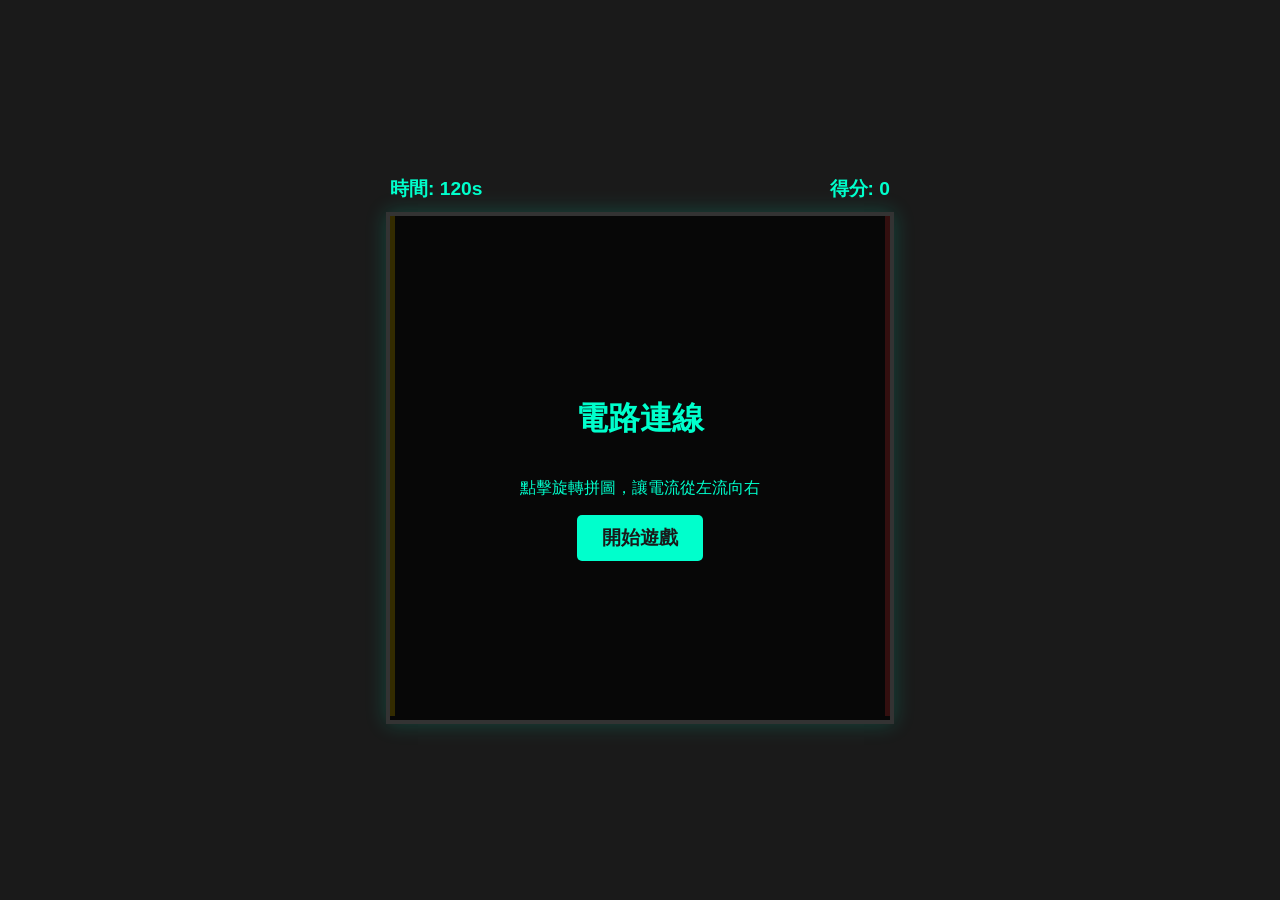
<file: 5.html>
<!DOCTYPE html>
<html lang="zh-TW">
<head>
    <meta charset="UTF-8">
    <meta name="viewport" content="width=device-width, initial-scale=1.0">
    <title>電路連線大挑戰 - Circuit Connect</title>
    <style>
        body {
            background-color: #1a1a1a;
            color: #00ffcc;
            font-family: 'Segoe UI', Tahoma, Geneva, Verdana, sans-serif;
            display: flex;
            flex-direction: column;
            align-items: center;
            justify-content: center;
            height: 100vh;
            margin: 0;
            overflow: hidden;
        }
        #game-container {
            position: relative;
            border: 4px solid #333;
            box-shadow: 0 0 20px rgba(0, 255, 204, 0.2);
            background: #222;
        }
        .ui-panel {
            margin-bottom: 10px;
            text-align: center;
            width: 100%;
            max-width: 500px;
            display: flex;
            justify-content: space-between;
            font-size: 1.2rem;
            font-weight: bold;
        }
        canvas { cursor: pointer; }
        #overlay {
            position: absolute;
            top: 0; left: 0; width: 100%; height: 100%;
            background: rgba(0,0,0,0.8);
            display: flex;
            flex-direction: column;
            align-items: center;
            justify-content: center;
            z-index: 10;
        }
        button {
            padding: 10px 25px;
            font-size: 1.2rem;
            background: #00ffcc;
            border: none;
            color: #1a1a1a;
            cursor: pointer;
            border-radius: 5px;
            font-weight: bold;
            transition: 0.3s;
        }
        button:hover { background: #fff; box-shadow: 0 0 15px #00ffcc; }
        .hidden { display: none !important; }
        #restart-btn {
            padding: 8px 20px;
            font-size: 1rem;
        }
    </style>
</head>
<body>

    <div class="ui-panel">
        <div>時間: <span id="timer">120</span>s</div>
        <div>得分: <span id="score">0</span></div>
        <button id="restart-btn" class="hidden">重新開始</button>
    </div>

    <div id="game-container">
        <canvas id="gameCanvas" width="500" height="500"></canvas>
        <div id="overlay">
            <h1 id="msg-title">電路連線</h1>
            <p id="msg-desc">點擊旋轉拼圖，讓電流從左流向右</p>
            <button id="start-btn">開始遊戲</button>
        </div>
    </div>

    <script>
        const canvas = document.getElementById('gameCanvas');
        const ctx = canvas.getContext('2d');
        const timerEl = document.getElementById('timer');
        const scoreEl = document.getElementById('score');
        const overlay = document.getElementById('overlay');
        const startBtn = document.getElementById('start-btn');
        const restartBtn = document.getElementById('restart-btn');
        const msgTitle = document.getElementById('msg-title');

        // 遊戲設定
        const GRID_SIZE = 5;
        const CELL_SIZE = canvas.width / GRID_SIZE;
        let grid = [];
        let score = 0;
        let timeLeft = 120;
        let gameActive = false;
        let timerInterval;

        // 音效產生器 (Web Audio API)
        const audioCtx = new (window.AudioContext || window.webkitAudioContext)();
        function playSound(freq, type, duration) {
            const osc = audioCtx.createOscillator();
            const gain = audioCtx.createGain();
            osc.type = type;
            osc.frequency.setValueAtTime(freq, audioCtx.currentTime);
            gain.gain.setValueAtTime(0.1, audioCtx.currentTime);
            gain.gain.exponentialRampToValueAtTime(0.01, audioCtx.currentTime + duration);
            osc.connect(gain);
            gain.connect(audioCtx.destination);
            osc.start();
            osc.stop(audioCtx.currentTime + duration);
        }

        // 拼圖種類: 0: 直線, 1: L型, 2: T型
        class Tile {
            constructor(r, c) {
                this.r = r;
                this.c = c;
                this.type = Math.floor(Math.random() * 3);
                this.rotation = Math.floor(Math.random() * 4); // 0, 1, 2, 3 (90度)
                this.powered = false;
            }

            // 取得當前旋轉後的出口方向 (0:上, 1:右, 2:下, 3:左)
            getExits() {
                let baseExits = [];
                if (this.type === 0) baseExits = [1, 3];      // 直線
                else if (this.type === 1) baseExits = [1, 2]; // L型
                else if (this.type === 2) baseExits = [1, 2, 3]; // T型
                
                return baseExits.map(e => (e + this.rotation) % 4);
            }

            rotate() {
                this.rotation = (this.rotation + 1) % 4;
                playSound(440, 'square', 0.05);
            }
        }

        function initLevel() {
            grid = [];
            for (let r = 0; r < GRID_SIZE; r++) {
                grid[r] = [];
                for (let c = 0; c < GRID_SIZE; c++) {
                    grid[r][c] = new Tile(r, c);
                    // 最左列：L型，旋轉1（左下出口），形成豎直連通，不向右連接
                    if (c === 0) {
                        grid[r][c].type = 1;
                        grid[r][c].rotation = 1;
                    }
                }
            }
            checkConnection();
        }

        function checkConnection() {
            // 重置電力
            grid.forEach(row => row.forEach(t => t.powered = false));

            // 從左側入口開始 BFS (假設入口在第3列最左邊)
            let queue = [];
            for(let r=0; r<GRID_SIZE; r++) {
                let tile = grid[r][0];
                if (tile.getExits().includes(3)) { // 檢查是否有左出口連向電源
                    queue.push(tile);
                    tile.powered = true;
                }
            }

            let head = 0;
            while(head < queue.length) {
                let curr = queue[head++];
                let exits = curr.getExits();
                
                // 檢查四個鄰居
                const dr = [-1, 0, 1, 0];
                const dc = [0, 1, 0, -1];
                const opposite = [2, 3, 0, 1];

                exits.forEach(dir => {
                    let nr = curr.r + dr[dir];
                    let nc = curr.c + dc[dir];
                    
                    if (nr >= 0 && nr < GRID_SIZE && nc >= 0 && nc < GRID_SIZE) {
                        let nextTile = grid[nr][nc];
                        if (!nextTile.powered && nextTile.getExits().includes(opposite[dir])) {
                            nextTile.powered = true;
                            queue.push(nextTile);
                        }
                    }
                });
            }

            // 勝利條件：右側任何一個 Tile 有電力且有向右的出口
            let win = false;
            for(let r=0; r<GRID_SIZE; r++) {
                if(grid[r][GRID_SIZE-1].powered && grid[r][GRID_SIZE-1].getExits().includes(1)) {
                    win = true;
                    break;
                }
            }

            if (win && gameActive) {
                score += 100;
                scoreEl.innerText = score;
                playSound(880, 'sine', 0.2);
                setTimeout(initLevel, 300);
            }
        }

        function draw() {
            ctx.clearRect(0, 0, canvas.width, canvas.height);
            
            // 繪製背景裝飾 (電源與目標)
            ctx.fillStyle = "#ffd700"; ctx.fillRect(0, 0, 5, canvas.height); // 左側電源
            ctx.fillStyle = "#ff4d4d"; ctx.fillRect(canvas.width-5, 0, 5, canvas.height); // 右側目標

            grid.forEach((row, r) => {
                row.forEach((tile, c) => {
                    const x = c * CELL_SIZE;
                    const y = r * CELL_SIZE;
                    const cx = x + CELL_SIZE / 2;
                    const cy = y + CELL_SIZE / 2;
                    const exits = tile.getExits();

                    // 繪製格線
                    ctx.strokeStyle = "#333";
                    ctx.strokeRect(x, y, CELL_SIZE, CELL_SIZE);

                    // 繪製電路
                    ctx.lineWidth = 8;
                    ctx.lineCap = "round";
                    ctx.strokeStyle = tile.powered ? "#00ffcc" : "#444";
                    if (tile.powered) {
                        ctx.shadowBlur = 10;
                        ctx.shadowColor = "#00ffcc";
                    }

                    exits.forEach(dir => {
                        ctx.beginPath();
                        ctx.moveTo(cx, cy);
                        if (dir === 0) ctx.lineTo(cx, y);
                        if (dir === 1) ctx.lineTo(x + CELL_SIZE, cy);
                        if (dir === 2) ctx.lineTo(cx, y + CELL_SIZE);
                        if (dir === 3) ctx.lineTo(x, cy);
                        ctx.stroke();
                    });

                    // 中間節點
                    ctx.beginPath();
                    ctx.arc(cx, cy, 5, 0, Math.PI * 2);
                    ctx.fillStyle = ctx.strokeStyle;
                    ctx.fill();
                    ctx.shadowBlur = 0;
                });
            });

            requestAnimationFrame(draw);
        }

        canvas.addEventListener('click', (e) => {
            if (!gameActive) return;
            const rect = canvas.getBoundingClientRect();
            const x = e.clientX - rect.left;
            const y = e.clientY - rect.top;
            const c = Math.floor(x / CELL_SIZE);
            const r = Math.floor(y / CELL_SIZE);
            
            if (grid[r] && grid[r][c]) {
                grid[r][c].rotate();
                checkConnection();
            }
        });

        function startGame() {
            score = 0;
            timeLeft = 120;
            scoreEl.innerText = score;
            timerEl.innerText = timeLeft;
            overlay.classList.add('hidden');
            restartBtn.classList.remove('hidden');
            gameActive = true;
            initLevel();
            
            if (timerInterval) clearInterval(timerInterval);
            timerInterval = setInterval(() => {
                timeLeft--;
                timerEl.innerText = timeLeft;
                if (timeLeft <= 0) endGame();
            }, 1000);

            if (audioCtx.state === 'suspended') audioCtx.resume();
        }

        function endGame() {
            gameActive = false;
            clearInterval(timerInterval);
            msgTitle.innerText = "時間到！";
            document.getElementById('msg-desc').innerText = `最終得分: ${score}`;
            startBtn.innerText = "再玩一次";
            restartBtn.classList.add('hidden');
            overlay.classList.remove('hidden');
            playSound(220, 'sawtooth', 0.5);
        }

        startBtn.addEventListener('click', startGame);
        restartBtn.addEventListener('click', () => {
            endGame();
            startGame();
        });
        draw();
    </script>
</body>
</html>
</file>
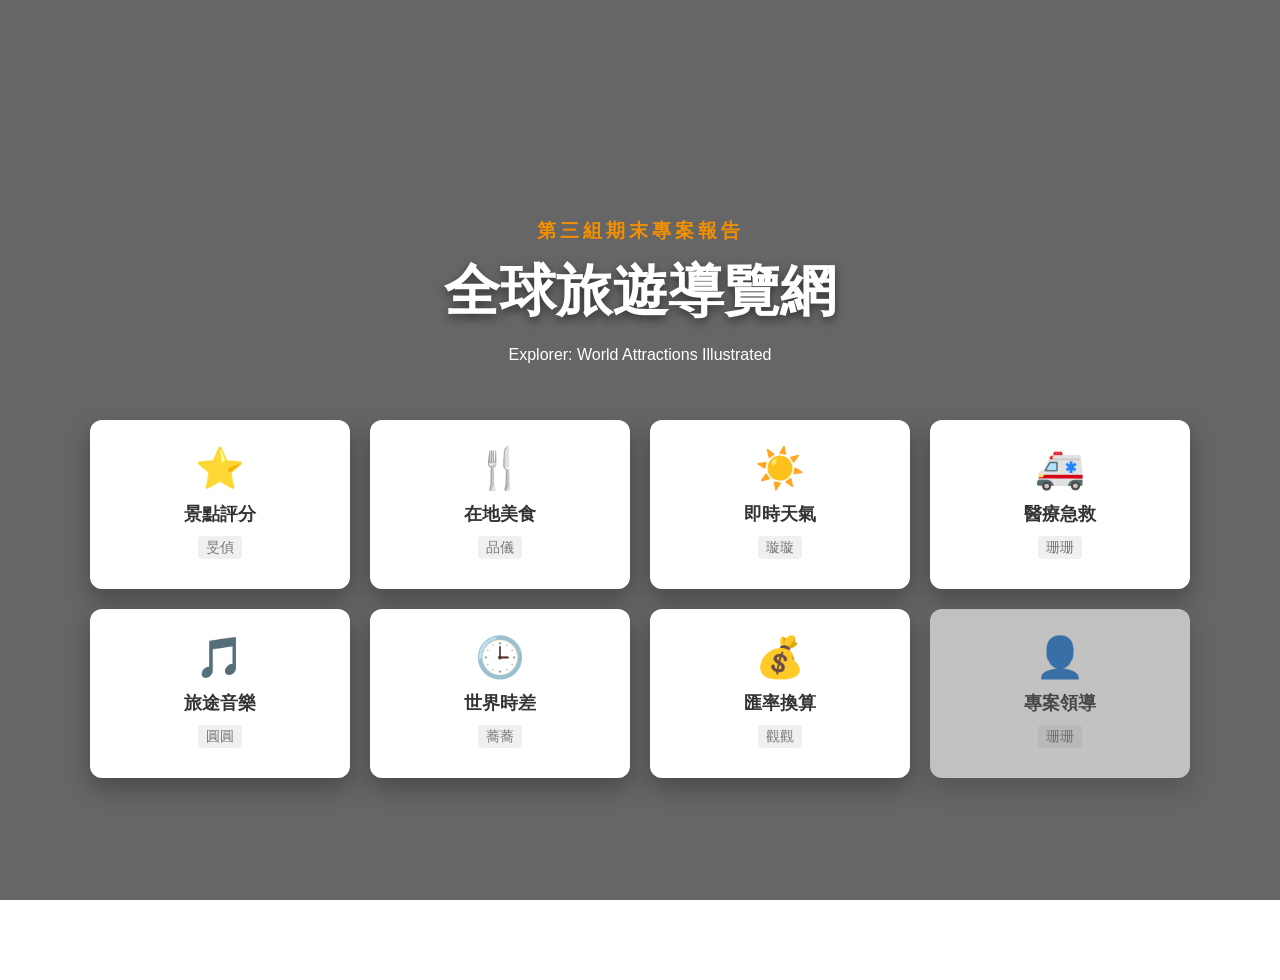
<file: group03.html>
<!DOCTYPE html>
<html lang="zh-TW">
<head>
    <meta charset="UTF-8">
    <meta name="viewport" content="width=device-width, initial-scale=1.0">
    <title>第三組期末專案 | 全球旅遊導覽網</title>
    <style>
        :root {
            --trivago-blue: #007faf;
            --trivago-orange: #f48f00;
            --trivago-red: #c94a38;
            --dark-bg: rgba(0, 0, 0, 0.6);
        }

        body, html {
            margin: 0;
            padding: 0;
            height: 100%;
            font-family: "Helvetica Neue", Helvetica, Arial, "Microsoft JhengHei", sans-serif;
            overflow-x: hidden;
        }

        .hero-container {
            position: relative;
            min-height: 100vh;
            background: linear-gradient(var(--dark-bg), var(--dark-bg)), 
                        url('https://images.unsplash.com/photo-1488646953014-85cb44e25828?auto=format&fit=crop&w=1920&q=80');
            background-size: cover;
            background-position: center;
            display: flex;
            flex-direction: column;
            justify-content: center;
            align-items: center;
            color: white;
            text-align: center;
            padding: 40px 0;
        }

        .project-header {
            margin-bottom: 40px;
        }

        .project-header h2 {
            font-size: 1.2rem;
            color: var(--trivago-orange);
            letter-spacing: 4px;
            margin-bottom: 10px;
            font-weight: bold;
        }

        .project-header h1 {
            font-size: 3.5rem;
            margin: 0;
            text-shadow: 0 4px 10px rgba(0,0,0,0.5);
        }

        /* 按鈕網格佈局 */
        .nav-grid {
            display: grid;
            grid-template-columns: repeat(4, 1fr);
            gap: 20px;
            width: 90%;
            max-width: 1100px;
        }

        .nav-card {
            background: white;
            color: #333;
            text-decoration: none;
            padding: 25px 15px;
            border-radius: 12px;
            display: flex;
            flex-direction: column;
            align-items: center;
            justify-content: center;
            transition: all 0.3s ease;
            box-shadow: 0 10px 25px rgba(0,0,0,0.3);
            border-bottom: 5px solid transparent;
        }

        .nav-card span {
            font-size: 2.5rem;
            margin-bottom: 10px;
        }

        /* 功能標題樣式 */
        .nav-card .title {
            font-size: 1.1rem;
            font-weight: bold;
            margin-bottom: 5px;
        }

        /* 組員名稱樣式：稍微縮小一點，顏色淺一點 */
        .nav-card .member-name {
            font-size: 0.9rem;
            color: #777;
            background: #f0f0f0;
            padding: 2px 8px;
            border-radius: 4px;
            margin-top: 5px;
        }

        .nav-card:hover {
            transform: translateY(-10px);
            background-color: var(--trivago-blue);
            color: white;
            border-bottom: 5px solid var(--trivago-orange);
        }

        .nav-card:hover .member-name {
            background: rgba(255,255,255,0.2);
            color: white;
        }

        @media (max-width: 900px) {
            .nav-grid { grid-template-columns: repeat(2, 1fr); }
        }
    </style>
</head>
<body>

    <div class="hero-container">
        <header class="project-header">
            <h2>第三組期末專案報告</h2>
            <h1>全球旅遊導覽網</h1>
            <p>Explorer: World Attractions Illustrated</p>
        </header>

        <div class="nav-grid">
            <!-- 替換下方的「組員姓名」為妳們組員的名字 -->
            <a href="./systems/評分.html" class="nav-card">
                <span>⭐</span>
                <div class="title">景點評分</div>
                <div class="member-name">旻偵</div>
            </a>

            <a href="./systems/美食.html" class="nav-card">
                <span>🍴</span>
                <div class="title">在地美食</div>
                <div class="member-name">品儀</div>
            </a>

            <a href="./systems/天氣.html" class="nav-card">
                <span>☀️</span>
                <div class="title">即時天氣</div>
                <div class="member-name">璇璇</div>
            </a>

            <a href="./systems/急救.html" class="nav-card">
                <span>🚑</span>
                <div class="title">醫療急救</div>
                <div class="member-name">珊珊</div>
            </a>

            <a href="./systems/音樂.html" class="nav-card">
                <span>🎵</span>
                <div class="title">旅途音樂</div>
                <div class="member-name">圓圓</div>
            </a>

            <a href="./systems/時差.html" class="nav-card">
                <span>🕒</span>
                <div class="title">世界時差</div>
                <div class="member-name">蕎蕎</div>
            </a>

            <a href="./systems/匯率.html" class="nav-card">
                <span>💰</span>
                <div class="title">匯率換算</div>
                <div class="member-name">觀觀</div>
            </a>

            <!-- 第八個佔位符，保持排版美觀 -->
            <div class="nav-card" style="opacity: 0.6; cursor: default;">
                <span>👤</span>
                <div class="title">專案領導</div>
                <div class="member-name">珊珊</div>
            </div>
        </div>
    </div>

</body>
</html>
</file>
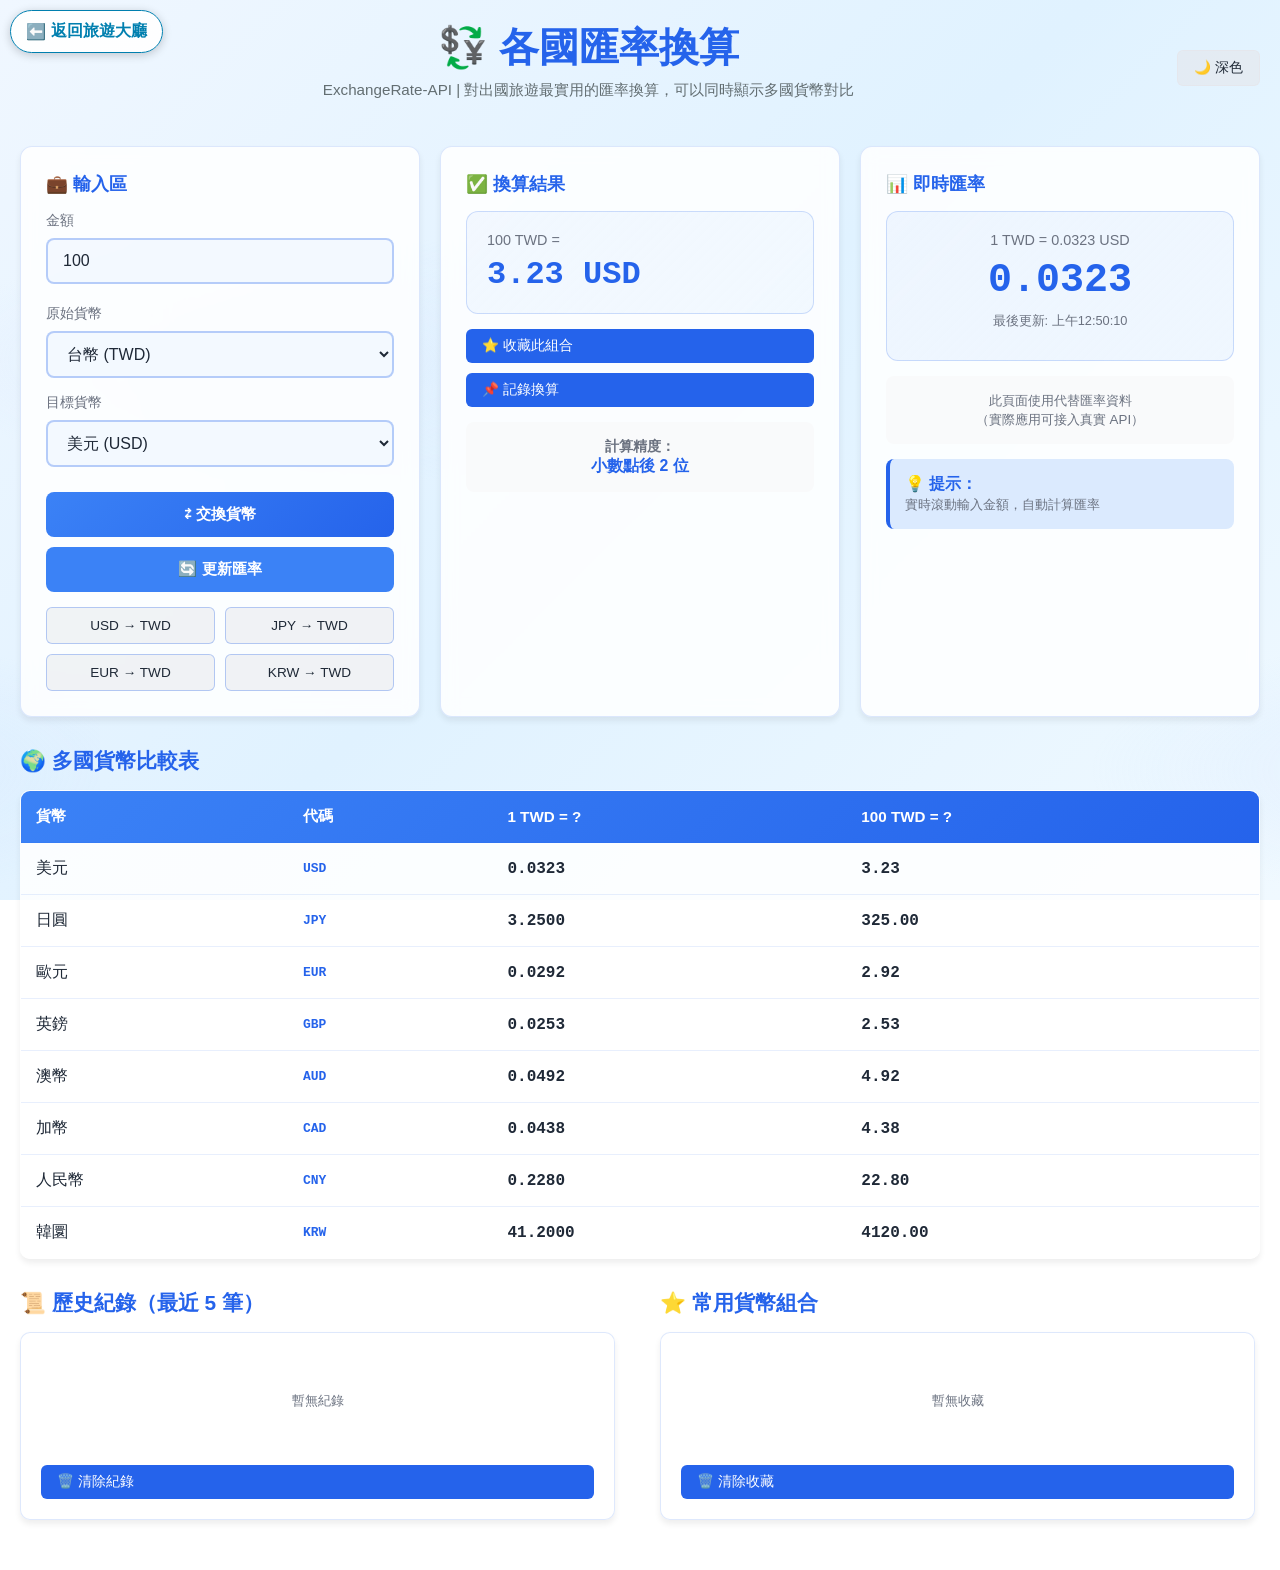
<file: systems/匯率.html>
<!DOCTYPE html>
<html lang="zh-TW">

<head>
    <meta charset="UTF-8">
    <meta name="viewport" content="width=device-width, initial-scale=1.0">
    <title>各國匯率換算 - ExchangeRate-API</title>
    <style>
        * {
            margin: 0;
            padding: 0;
            box-sizing: border-box;
        }

        :root {
            --primary-blue: #2563eb;
            --primary-light: #3b82f6;
            --primary-lighter: #dbeafe;
            --primary-dark: #1e40af;
            --text-primary: #1f2937;
            --text-secondary: #6b7280;
            --bg-primary: #ffffff;
            --bg-secondary: #f9fafb;
            --border-color: #e5e7eb;
            --success-color: #3b82f6;
            --warning-color: #2563eb;
            --shadow: 0 4px 6px rgba(0, 0, 0, 0.07);
            --shadow-lg: 0 10px 20px rgba(0, 0, 0, 0.1);
        }

        body.dark-mode {
            --primary-blue: #3b82f6;
            --primary-light: #60a5fa;
            --primary-lighter: #0f172a;
            --primary-dark: #1e3a8a;
            --text-primary: #7ec8ff;
            --text-secondary: #5b9df9;
            --bg-primary: #0f172a;
            --bg-secondary: #0c0e27;
            --border-color: #1e40af;
            --success-color: #3b82f6;
            --warning-color: #60a5fa;
            --shadow: 0 4px 6px rgba(0, 0, 0, 0.3);
            --shadow-lg: 0 10px 20px rgba(0, 0, 0, 0.5);
        }

        body.dark-mode {
            background: linear-gradient(135deg, #0f172a 0%, #1e3a8a 50%, #0c0e27 100%) !important;
        }

        body.dark-mode::before {
            background-image:
                radial-gradient(ellipse 800px 250px at 20% 30%, rgba(30, 58, 138, 0.5) 0%, transparent 50%),
                radial-gradient(ellipse 900px 280px at 80% 60%, rgba(37, 99, 235, 0.4) 0%, transparent 50%),
                radial-gradient(ellipse 850px 260px at 40% 80%, rgba(59, 130, 246, 0.35) 0%, transparent 50%) !important;
        }

        body {
            font-family: -apple-system, BlinkMacSystemFont, 'Segoe UI', Roboto, 'Helvetica Neue', Arial, sans-serif;
            background: linear-gradient(135deg, #f0f7ff 0%, #e0f2ff 50%, #f0f9ff 100%);
            background-attachment: fixed;
            color: var(--text-primary);
            transition: all 0.3s ease;
            padding: 20px;
            min-height: 100vh;
            position: relative;
            overflow-x: hidden;
        }

        /* 雲層背景動畫 */
        body::before {
            content: '';
            position: fixed;
            top: 0;
            left: 0;
            width: 200%;
            height: 100%;
            background-image:
                radial-gradient(ellipse 800px 250px at 20% 30%, rgba(219, 234, 254, 0.4) 0%, transparent 50%),
                radial-gradient(ellipse 900px 280px at 80% 60%, rgba(191, 219, 254, 0.3) 0%, transparent 50%),
                radial-gradient(ellipse 850px 260px at 40% 80%, rgba(219, 234, 254, 0.25) 0%, transparent 50%);
            background-size: 1600px 1200px, 1800px 1200px, 1700px 1200px;
            background-position: 0 0, 100px 50px, 50px 100px;
            animation: cloudDrift 30s linear infinite;
            pointer-events: none;
            z-index: 0;
        }

        @keyframes cloudDrift {
            0% {
                background-position: 0 0, 100px 50px, 50px 100px;
            }

            100% {
                background-position: -1600px 0, -1500px 50px, -1550px 100px;
            }
        }

        .container {
            position: relative;
            z-index: 1;
            max-width: 1400px;
            margin: 0 auto;
        }

        /* Header */
        header {
            text-align: center;
            margin-bottom: 30px;
            position: relative;
        }

        .header-content {
            display: flex;
            justify-content: space-between;
            align-items: center;
            flex-wrap: wrap;
            gap: 20px;
        }

        h1 {
            font-size: 2.5em;
            color: #2563eb;
            margin-bottom: 5px;
            flex: 1;
            min-width: 300px;
            font-weight: 700;
        }

        .subtitle {
            font-size: 0.95em;
            color: #636e72;
            margin-bottom: 15px;
        }

        .top-controls {
            display: flex;
            gap: 10px;
            align-items: center;
        }

        .btn-small {
            padding: 8px 16px;
            border: none;
            border-radius: 6px;
            background: #2563eb;
            color: white;
            cursor: pointer;
            font-size: 0.85em;
            transition: all 0.3s ease;
            display: flex;
            align-items: center;
            gap: 5px;
        }

        .btn-small:hover {
            background: #1e40af;
            transform: translateY(-2px);
            box-shadow: var(--shadow);
        }

        .toggle-dark {
            background: rgba(229, 231, 235, 0.6);
            color: var(--text-primary);
            border: 1px solid rgba(229, 231, 235, 0.8);
        }

        .toggle-dark:hover {
            background: #e5e7eb;
        }

        /* Main Content */
        .main-content {
            display: grid;
            grid-template-columns: 1fr 1fr 1fr;
            gap: 20px;
            margin-bottom: 30px;
        }

        .card {
            background: rgba(255, 255, 255, 0.85);
            border-radius: 12px;
            padding: 25px;
            box-shadow: var(--shadow);
            border: 1px solid rgba(37, 99, 235, 0.15);
            transition: all 0.3s ease;
            backdrop-filter: blur(8px);
        }

        .card:hover {
            box-shadow: var(--shadow-lg);
            transform: translateY(-2px);
            background: rgba(255, 255, 255, 0.95);
        }

        .card-title {
            font-size: 1.1em;
            font-weight: 600;
            color: #2563eb;
            margin-bottom: 15px;
            display: flex;
            align-items: center;
            gap: 8px;
        }

        /* Left Card - Input */
        .input-group {
            margin-bottom: 20px;
        }

        label {
            display: block;
            font-size: 0.9em;
            font-weight: 500;
            color: #6b7280;
            margin-bottom: 8px;
        }

        input[type="number"],
        select {
            width: 100%;
            padding: 12px 15px;
            border: 2px solid rgba(37, 99, 235, 0.3);
            border-radius: 8px;
            font-size: 1em;
            background: rgba(240, 247, 255, 0.7);
            color: var(--text-primary);
            transition: all 0.3s ease;
            font-family: inherit;
        }

        input[type="number"]:focus,
        select:focus {
            outline: none;
            border-color: #2563eb;
            box-shadow: 0 0 0 3px rgba(37, 99, 235, 0.1);
        }

        input[type="number"]::placeholder {
            color: var(--text-secondary);
        }

        .currency-select {
            margin-bottom: 15px;
        }

        .btn-exchange {
            width: 100%;
            padding: 12px;
            background: linear-gradient(135deg, #3b82f6, #2563eb);
            color: white;
            border: none;
            border-radius: 8px;
            font-size: 0.95em;
            font-weight: 600;
            cursor: pointer;
            transition: all 0.3s ease;
            margin-top: 10px;
        }

        .btn-exchange:hover {
            transform: scale(1.02);
            box-shadow: var(--shadow-lg);
        }

        .btn-exchange:active {
            transform: scale(0.98);
        }

        .btn-update {
            width: 100%;
            padding: 12px;
            background: #3b82f6;
            color: white;
            border: none;
            border-radius: 8px;
            font-size: 0.95em;
            font-weight: 600;
            cursor: pointer;
            transition: all 0.3s ease;
            margin-top: 10px;
        }

        .btn-update:hover {
            transform: scale(1.02);
            box-shadow: var(--shadow-lg);
        }

        .loading {
            display: inline-block;
            width: 16px;
            height: 16px;
            border: 2px solid var(--primary-lighter);
            border-top: 2px solid var(--primary-blue);
            border-radius: 50%;
            animation: spin 0.8s linear infinite;
        }

        @keyframes spin {
            to {
                transform: rotate(360deg);
            }
        }

        /* Middle Card - Rate Display */
        .rate-display {
            background: linear-gradient(135deg, rgba(219, 234, 254, 0.4), rgba(191, 219, 254, 0.2));
            border-radius: 12px;
            padding: 20px;
            margin-bottom: 15px;
            text-align: center;
            border: 1px solid rgba(37, 99, 235, 0.2);
        }

        .rate-pair {
            font-size: 0.9em;
            color: #6b7280;
            margin-bottom: 10px;
        }

        .rate-value {
            font-size: 2.5em;
            font-weight: 700;
            color: #2563eb;
            margin: 10px 0;
            font-family: 'Courier New', monospace;
        }

        .rate-update-time {
            font-size: 0.8em;
            color: #6b7280;
            margin-top: 10px;
        }

        .rate-status {
            font-size: 0.85em;
            color: #2563eb;
            margin-top: 10px;
        }

        /* Right Card - Result */
        .result-display {
            background: linear-gradient(135deg, rgba(219, 234, 254, 0.3), rgba(191, 219, 254, 0.15));
            border-radius: 12px;
            padding: 20px;
            margin-bottom: 15px;
            border: 1px solid rgba(37, 99, 235, 0.2);
        }

        .result-label {
            font-size: 0.9em;
            color: #6b7280;
            margin-bottom: 8px;
        }

        .result-amount {
            font-size: 2em;
            font-weight: 700;
            color: #2563eb;
            font-family: 'Courier New', monospace;
        }

        .quick-select {
            display: grid;
            grid-template-columns: 1fr 1fr;
            gap: 10px;
            margin-top: 15px;
        }

        .btn-quick {
            padding: 10px;
            background: rgba(229, 231, 235, 0.5);
            border: 1px solid rgba(37, 99, 235, 0.3);
            border-radius: 6px;
            cursor: pointer;
            font-size: 0.85em;
            transition: all 0.3s ease;
            color: var(--text-primary);
        }

        .btn-quick:hover {
            background: #2563eb;
            color: white;
            border-color: #2563eb;
        }

        /* Comparison Table */
        .comparison-section {
            margin-bottom: 30px;
        }

        .section-title {
            font-size: 1.3em;
            font-weight: 600;
            color: #2563eb;
            margin-bottom: 15px;
            display: flex;
            align-items: center;
            gap: 8px;
        }

        table {
            width: 100%;
            border-collapse: collapse;
            background: rgba(255, 255, 255, 0.85);
            border-radius: 10px;
            overflow: hidden;
            box-shadow: var(--shadow);
            border: 1px solid rgba(37, 99, 235, 0.15);
        }

        table thead {
            background: linear-gradient(135deg, #3b82f6, #2563eb);
            color: white;
        }

        table th {
            padding: 15px;
            text-align: left;
            font-weight: 600;
            font-size: 0.95em;
        }

        table td {
            padding: 15px;
            border-top: 1px solid rgba(37, 99, 235, 0.1);
        }

        table tr:hover {
            background: #f9fafb;
        }

        .currency-code {
            font-weight: 600;
            color: #2563eb;
            font-family: monospace;
        }

        .rate-cell {
            font-family: 'Courier New', monospace;
            font-weight: 600;
            color: var(--text-primary);
        }

        /* History & Favorites */
        .history-section,
        .favorites-section {
            display: inline-block;
            width: 48%;
            margin-right: 2%;
            margin-bottom: 30px;
        }

        .history-section {
            margin-right: 2%;
        }

        .favorites-section {
            margin-right: 0;
        }

        .history-list,
        .favorites-list {
            background: rgba(255, 255, 255, 0.85);
            border-radius: 10px;
            padding: 20px;
            box-shadow: var(--shadow);
            border: 1px solid rgba(37, 99, 235, 0.15);
        }

        .history-item,
        .favorite-item {
            padding: 12px;
            margin-bottom: 10px;
            background: rgba(219, 234, 254, 0.3);
            border-radius: 8px;
            border-left: 4px solid #3b82f6;
            display: flex;
            justify-content: space-between;
            align-items: center;
            transition: all 0.3s ease;
            cursor: pointer;
        }

        .history-item:hover,
        .favorite-item:hover {
            background: rgba(219, 234, 254, 0.5);
            transform: translateX(5px);
        }

        .history-text,
        .favorite-text {
            flex: 1;
            font-size: 0.9em;
        }

        .history-time {
            font-size: 0.8em;
            color: #6b7280;
            margin-top: 4px;
        }

        .btn-small-list {
            padding: 6px 12px;
            background: #2563eb;
            color: white;
            border: none;
            border-radius: 4px;
            cursor: pointer;
            font-size: 0.8em;
            transition: all 0.3s ease;
            margin-left: 10px;
        }

        .btn-small-list:hover {
            background: #1e40af;
        }

        .empty-message {
            text-align: center;
            color: #6b7280;
            font-size: 0.9em;
            padding: 20px;
        }

        /* Responsive Design */
        @media (max-width: 1024px) {
            .main-content {
                grid-template-columns: 1fr 1fr;
            }

            .card-title {
                font-size: 1em;
            }

            .rate-value {
                font-size: 2em;
            }

            .result-amount {
                font-size: 1.5em;
            }
        }

        @media (max-width: 768px) {
            h1 {
                font-size: 1.8em;
            }

            .header-content {
                flex-direction: column;
            }

            .main-content {
                grid-template-columns: 1fr;
                gap: 15px;
            }

            .history-section,
            .favorites-section {
                width: 100%;
                margin-right: 0;
            }

            table th,
            table td {
                padding: 12px 10px;
                font-size: 0.9em;
            }

            .rate-value {
                font-size: 2em;
            }

            .result-amount {
                font-size: 1.5em;
            }

            .quick-select {
                grid-template-columns: 1fr;
            }
        }

        @media (max-width: 480px) {
            body {
                padding: 10px;
            }

            h1 {
                font-size: 1.4em;
            }

            .card {
                padding: 15px;
            }

            .rate-value {
                font-size: 1.5em;
            }

            .result-amount {
                font-size: 1.2em;
            }

            table th,
            table td {
                padding: 10px 8px;
                font-size: 0.8em;
            }
        }

        /* Animations */
        @keyframes slideIn {
            from {
                opacity: 0;
                transform: translateY(10px);
            }

            to {
                opacity: 1;
                transform: translateY(0);
            }
        }

        .card {
            animation: slideIn 0.3s ease forwards;
        }

        .card:nth-child(2) {
            animation-delay: 0.1s;
        }

        .card:nth-child(3) {
            animation-delay: 0.2s;
        }
    </style>
</head>

<body>
    <!-- 在每個子檔案的 <body> 正下方貼入這段 -->
    <div style="position: fixed; top: 10px; left: 10px; z-index: 9999;">
        <a href="../index.html" style="
        text-decoration: none; 
        background-color: rgba(255, 255, 255, 0.9); 
        color: #007faf; 
        padding: 10px 15px; 
        border-radius: 50px; 
        font-weight: bold; 
        box-shadow: 0 2px 10px rgba(0,0,0,0.2);
        display: flex;
        align-items: center;
        gap: 5px;
        font-family: sans-serif;
        border: 1px solid #007faf;
    ">
            <span>⬅️</span> 返回旅遊大廳
        </a>
    </div>
    <div class="container">
        <!-- Header -->
        <header>
            <div class="header-content">
                <div style="flex: 1;">
                    <h1>💱 各國匯率換算</h1>
                    <p class="subtitle">ExchangeRate-API | 對出國旅遊最實用的匯率換算，可以同時顯示多國貨幣對比</p>
                </div>
                <div class="top-controls">
                    <button class="btn-small toggle-dark" onclick="toggleDarkMode()" title="切換深色模式">
                        🌙 深色
                    </button>
                </div>
            </div>
        </header>

        <!-- Main Content -->
        <div class="main-content">
            <!-- Left Card: Input -->
            <div class="card">
                <div class="card-title">💼 輸入區</div>

                <div class="input-group">
                    <label for="amount">金額</label>
                    <input type="number" id="amount" value="100" min="0" step="0.01" placeholder="輸入要換算的金額">
                </div>

                <div class="input-group currency-select">
                    <label for="fromCurrency">原始貨幣</label>
                    <select id="fromCurrency" onchange="updateResults()">
                        <option value="TWD">台幣 (TWD)</option>
                        <option value="USD">美元 (USD)</option>
                        <option value="JPY">日圓 (JPY)</option>
                        <option value="EUR">歐元 (EUR)</option>
                        <option value="GBP">英鎊 (GBP)</option>
                        <option value="AUD">澳幣 (AUD)</option>
                        <option value="CAD">加幣 (CAD)</option>
                        <option value="CNY">人民幣 (CNY)</option>
                        <option value="KRW">韓圜 (KRW)</option>
                        <option value="SGD">新加坡幣 (SGD)</option>
                        <option value="HKD">港幣 (HKD)</option>
                        <option value="THB">泰銖 (THB)</option>
                        <option value="MYR">馬幣 (MYR)</option>
                        <option value="PHP">菲律賓披索 (PHP)</option>
                        <option value="VND">越南盾 (VND)</option>
                        <option value="INR">印度盧比 (INR)</option>
                        <option value="IDR">印尼盾 (IDR)</option>
                    </select>
                </div>

                <div class="input-group currency-select">
                    <label for="toCurrency">目標貨幣</label>
                    <select id="toCurrency" onchange="updateResults()">
                        <option value="USD">美元 (USD)</option>
                        <option value="TWD">台幣 (TWD)</option>
                        <option value="JPY">日圓 (JPY)</option>
                        <option value="EUR">歐元 (EUR)</option>
                        <option value="GBP">英鎊 (GBP)</option>
                        <option value="AUD">澳幣 (AUD)</option>
                        <option value="CAD">加幣 (CAD)</option>
                        <option value="CNY">人民幣 (CNY)</option>
                        <option value="KRW">韓圜 (KRW)</option>
                        <option value="SGD">新加坡幣 (SGD)</option>
                        <option value="HKD">港幣 (HKD)</option>
                        <option value="THB">泰銖 (THB)</option>
                        <option value="MYR">馬幣 (MYR)</option>
                        <option value="PHP">菲律賓披索 (PHP)</option>
                        <option value="VND">越南盾 (VND)</option>
                        <option value="INR">印度盧比 (INR)</option>
                        <option value="IDR">印尼盾 (IDR)</option>
                    </select>
                </div>

                <button class="btn-exchange" onclick="exchangeCurrencies()" title="交換原始貨幣和目標貨幣">
                    ⇄ 交換貨幣
                </button>

                <button class="btn-update" onclick="updateRates()" title="更新匯率資料">
                    🔄 更新匯率
                </button>

                <div class="quick-select">
                    <button class="btn-quick" onclick="setQuickCurrency('USD', 'TWD')">USD → TWD</button>
                    <button class="btn-quick" onclick="setQuickCurrency('JPY', 'TWD')">JPY → TWD</button>
                    <button class="btn-quick" onclick="setQuickCurrency('EUR', 'TWD')">EUR → TWD</button>
                    <button class="btn-quick" onclick="setQuickCurrency('KRW', 'TWD')">KRW → TWD</button>
                </div>
            </div>

            <!-- Middle Card: Result -->
            <div class="card">
                <div class="card-title">✅ 換算結果</div>

                <div class="result-display">
                    <div class="result-label" id="resultLabel">100 TWD =</div>
                    <div class="result-amount" id="resultAmount">載入中...</div>
                </div>

                <button class="btn-small" onclick="saveFavorite()" style="width: 100%;">
                    ⭐ 收藏此組合
                </button>

                <button class="btn-small" onclick="addToHistory()"
                    style="width: 100%; background: var(--warning-color); margin-top: 10px;">
                    📌 記錄換算
                </button>

                <div
                    style="padding: 15px; background: var(--bg-secondary); border-radius: 8px; margin-top: 15px; text-align: center;">
                    <strong style="color: var(--text-secondary); font-size: 0.9em;">計算精度：<br>
                        <span id="precision" style="color: var(--primary-blue); font-size: 1.1em;">小數點後 2
                            位</span></strong>
                </div>
            </div>

            <!-- Right Card: Rate Display -->
            <div class="card">
                <div class="card-title">📊 即時匯率</div>

                <div class="rate-display">
                    <div class="rate-pair" id="ratePair">1 TWD = ?</div>
                    <div class="rate-value" id="rateValue">載入中...</div>
                    <div class="rate-update-time" id="updateTime">最後更新: --</div>
                    <div class="rate-status" id="rateStatus"></div>
                </div>

                <div
                    style="padding: 15px; background: var(--bg-secondary); border-radius: 8px; text-align: center; margin-top: 15px;">
                    <small style="color: var(--text-secondary);">
                        此頁面使用代替匯率資料<br>
                        （實際應用可接入真實 API）
                    </small>
                </div>

                <div
                    style="padding: 15px; background: var(--primary-lighter); border-radius: 8px; margin-top: 15px; border-left: 4px solid var(--primary-blue);">
                    <strong style="color: var(--primary-blue);">💡 提示：</strong><br>
                    <small style="color: var(--text-secondary);">實時滾動輸入金額，自動計算匯率</small>
                </div>
            </div>
        </div>

        <!-- Comparison Table -->
        <div class="comparison-section">
            <div class="section-title">🌍 多國貨幣比較表</div>
            <table>
                <thead>
                    <tr>
                        <th>貨幣</th>
                        <th>代碼</th>
                        <th id="compHeader">1 TWD = ?</th>
                        <th id="compAmount">輸入金額轉換</th>
                    </tr>
                </thead>
                <tbody id="comparisonTable">
                    <!-- 動態生成 -->
                </tbody>
            </table>
        </div>

        <!-- History and Favorites -->
        <div style="display: flex; gap: 20px; flex-wrap: wrap;">
            <div class="history-section">
                <div class="section-title">📜 歷史紀錄（最近 5 筆）</div>
                <div class="history-list">
                    <div id="historyContainer" class="empty-message">暫無紀錄</div>
                    <button class="btn-small" onclick="clearHistory()"
                        style="width: 100%; margin-top: 15px; background: var(--warning-color);">
                        🗑️ 清除紀錄
                    </button>
                </div>
            </div>

            <div class="favorites-section">
                <div class="section-title">⭐ 常用貨幣組合</div>
                <div class="favorites-list">
                    <div id="favoritesContainer" class="empty-message">暫無收藏</div>
                    <button class="btn-small" onclick="clearFavorites()"
                        style="width: 100%; margin-top: 15px; background: var(--warning-color);">
                        🗑️ 清除收藏
                    </button>
                </div>
            </div>
        </div>
    </div>

    <script>
        // ========== 匯率資料 ==========
        const exchangeRates = {
            'TWD': {
                'USD': 0.0323,
                'JPY': 3.25,
                'EUR': 0.0292,
                'GBP': 0.0253,
                'AUD': 0.0492,
                'CAD': 0.0438,
                'CNY': 0.228,
                'KRW': 41.2,
                'SGD': 0.0428,
                'HKD': 0.251,
                'THB': 1.09,
                'MYR': 0.145,
                'PHP': 1.82,
                'VND': 810,
                'INR': 2.71,
                'IDR': 513,
                'TWD': 1
            }
        };

        // 反向計算其他貨幣對 TWD 的匯率
        function buildReverseRates() {
            const baseRates = exchangeRates['TWD'];
            for (let currency in baseRates) {
                if (currency !== 'TWD' && !exchangeRates[currency]) {
                    exchangeRates[currency] = {};
                }
            }
            for (let from in exchangeRates) {
                for (let to in baseRates) {
                    if (from !== to) {
                        if (!exchangeRates[from][to]) {
                            exchangeRates[from][to] = baseRates[to] / baseRates[from];
                        }
                    }
                }
            }
        }

        buildReverseRates();

        // ========== 存儲管理 ==========
        function saveHistory(record) {
            let history = JSON.parse(localStorage.getItem('exchangeHistory') || '[]');
            history.unshift(record);
            history = history.slice(0, 5); // 只保留最新 5 筆
            localStorage.setItem('exchangeHistory', JSON.stringify(history));
            renderHistory();
        }

        function saveFavoriteCombo(from, to) {
            let favorites = JSON.parse(localStorage.getItem('exchangeFavorites') || '[]');
            const combo = `${from} → ${to}`;
            if (!favorites.includes(combo)) {
                favorites.push(combo);
                localStorage.setItem('exchangeFavorites', JSON.stringify(favorites));
            }
            renderFavorites();
        }

        function renderHistory() {
            const history = JSON.parse(localStorage.getItem('exchangeHistory') || '[]');
            const container = document.getElementById('historyContainer');

            if (history.length === 0) {
                container.innerHTML = '<div class="empty-message">暫無紀錄</div>';
                return;
            }

            container.innerHTML = history.map((record, idx) => `
                <div class="history-item" onclick="applyHistoryRecord(${idx})">
                    <div>
                        <div class="history-text">${record.text}</div>
                        <div class="history-time">${record.time}</div>
                    </div>
                    <button class="btn-small-list" onclick="event.stopPropagation(); removeHistoryRecord(${idx})">移除</button>
                </div>
            `).join('');
        }

        function renderFavorites() {
            const favorites = JSON.parse(localStorage.getItem('exchangeFavorites') || '[]');
            const container = document.getElementById('favoritesContainer');

            if (favorites.length === 0) {
                container.innerHTML = '<div class="empty-message">暫無收藏</div>';
                return;
            }

            container.innerHTML = favorites.map((fav, idx) => {
                const [from, to] = fav.split(' → ');
                return `
                    <div class="favorite-item" onclick="setQuickCurrency('${from.trim()}', '${to.trim()}')">
                        <div class="favorite-text">
                            ${fav}
                            <div class="history-time">點擊快速套用</div>
                        </div>
                        <button class="btn-small-list" onclick="event.stopPropagation(); removeFavorite(${idx})">移除</button>
                    </div>
                `;
            }).join('');
        }

        function removeHistoryRecord(idx) {
            let history = JSON.parse(localStorage.getItem('exchangeHistory') || '[]');
            history.splice(idx, 1);
            localStorage.setItem('exchangeHistory', JSON.stringify(history));
            renderHistory();
        }

        function removeFavorite(idx) {
            let favorites = JSON.parse(localStorage.getItem('exchangeFavorites') || '[]');
            favorites.splice(idx, 1);
            localStorage.setItem('exchangeFavorites', JSON.stringify(favorites));
            renderFavorites();
        }

        function clearHistory() {
            if (confirm('確定要清除所有歷史紀錄嗎？')) {
                localStorage.removeItem('exchangeHistory');
                renderHistory();
            }
        }

        function clearFavorites() {
            if (confirm('確定要清除所有收藏嗎？')) {
                localStorage.removeItem('exchangeFavorites');
                renderFavorites();
            }
        }

        function applyHistoryRecord(idx) {
            const history = JSON.parse(localStorage.getItem('exchangeHistory') || '[]');
            const record = history[idx];
            const match = record.text.match(/^([\d.]+)\s+(\w+)\s+=\s+([\d.]+)\s+(\w+)/);
            if (match) {
                document.getElementById('amount').value = match[1];
                document.getElementById('fromCurrency').value = match[2];
                document.getElementById('toCurrency').value = match[4];
                updateResults();
            }
        }

        // ========== 核心功能 ==========
        function updateResults() {
            const amount = parseFloat(document.getElementById('amount').value) || 0;
            const from = document.getElementById('fromCurrency').value;
            const to = document.getElementById('toCurrency').value;

            const rate = getExchangeRate(from, to);
            const result = (amount * rate).toFixed(2);

            // 更新显示
            document.getElementById('ratePair').textContent = `1 ${from} = ${rate.toFixed(4)} ${to}`;
            document.getElementById('rateValue').textContent = rate.toFixed(4);
            document.getElementById('updateTime').textContent = `最後更新: ${new Date().toLocaleTimeString('zh-TW')}`;
            document.getElementById('resultLabel').textContent = `${amount} ${from} =`;
            document.getElementById('resultAmount').textContent = `${result} ${to}`;

            // 更新比較表頭
            document.getElementById('compHeader').textContent = `1 ${from} = ?`;
            document.getElementById('compAmount').textContent = `${amount} ${from} = ?`;

            // 更新比較表
            updateComparisonTable(from, amount);
        }

        function getExchangeRate(from, to) {
            if (from === to) return 1;

            if (exchangeRates[from] && exchangeRates[from][to]) {
                return exchangeRates[from][to];
            }

            // 如果沒有直接匯率，嘗試通過 TWD 轉換
            if (from !== 'TWD' && to !== 'TWD') {
                const fromToTWD = exchangeRates[from]?.['TWD'] || exchangeRates['TWD']?.[from];
                const tWDToTo = exchangeRates['TWD']?.[to] || exchangeRates[to]?.['TWD'];
                if (fromToTWD && tWDToTo) {
                    return tWDToTo / fromToTWD;
                }
            }

            return 0;
        }

        function updateComparisonTable(baseCurrency, amount) {
            const currencies = [
                { code: 'USD', name: '美元' },
                { code: 'JPY', name: '日圓' },
                { code: 'EUR', name: '歐元' },
                { code: 'GBP', name: '英鎊' },
                { code: 'AUD', name: '澳幣' },
                { code: 'CAD', name: '加幣' },
                { code: 'CNY', name: '人民幣' },
                { code: 'KRW', name: '韓圜' }
            ];

            const tbody = document.getElementById('comparisonTable');
            tbody.innerHTML = currencies.map(curr => {
                const rate = getExchangeRate(baseCurrency, curr.code);
                const converted = (amount * rate).toFixed(2);
                return `
                    <tr>
                        <td>${curr.name}</td>
                        <td class="currency-code">${curr.code}</td>
                        <td class="rate-cell">${rate.toFixed(4)}</td>
                        <td class="rate-cell">${converted}</td>
                    </tr>
                `;
            }).join('');
        }

        function exchangeCurrencies() {
            const from = document.getElementById('fromCurrency').value;
            const to = document.getElementById('toCurrency').value;
            document.getElementById('fromCurrency').value = to;
            document.getElementById('toCurrency').value = from;
            updateResults();
        }

        function setQuickCurrency(from, to) {
            document.getElementById('fromCurrency').value = from;
            document.getElementById('toCurrency').value = to;
            updateResults();
        }

        function updateRates() {
            const btn = event.target;
            btn.disabled = true;
            btn.innerHTML = '<span class="loading"></span> 更新中...';

            setTimeout(() => {
                btn.disabled = false;
                btn.innerHTML = '🔄 更新匯率';
                const statusEl = document.getElementById('rateStatus');
                statusEl.textContent = '✓ 匯率已更新';
                setTimeout(() => { statusEl.textContent = ''; }, 3000);
            }, 1000);
        }

        function saveFavorite() {
            const from = document.getElementById('fromCurrency').value;
            const to = document.getElementById('toCurrency').value;
            saveFavoriteCombo(from, to);
            alert(`已收藏: ${from} → ${to}`);
        }

        function addToHistory() {
            const amount = document.getElementById('amount').value;
            const from = document.getElementById('fromCurrency').value;
            const to = document.getElementById('toCurrency').value;
            const result = document.getElementById('resultAmount').textContent;

            const record = {
                text: `${amount} ${from} = ${result}`,
                time: new Date().toLocaleTimeString('zh-TW'),
                from,
                to,
                amount,
                result
            };

            saveHistory(record);
            alert('已記錄此換算');
        }

        // ========== 深色模式 ==========
        function toggleDarkMode() {
            document.body.classList.toggle('dark-mode');
            localStorage.setItem('darkMode', document.body.classList.contains('dark-mode'));
        }

        // 初始化深色模式
        if (localStorage.getItem('darkMode') === 'true') {
            document.body.classList.add('dark-mode');
        }

        // ========== 初始化 ==========
        document.addEventListener('DOMContentLoaded', () => {
            document.getElementById('amount').addEventListener('input', updateResults);
            updateResults();
            renderHistory();
            renderFavorites();
        });

        // 自動更新時間
        setInterval(() => {
            const now = new Date();
            document.getElementById('updateTime').textContent = `最後更新: ${now.toLocaleTimeString('zh-TW')}`;
        }, 1000);
    </script>
</body>

</html>
</file>
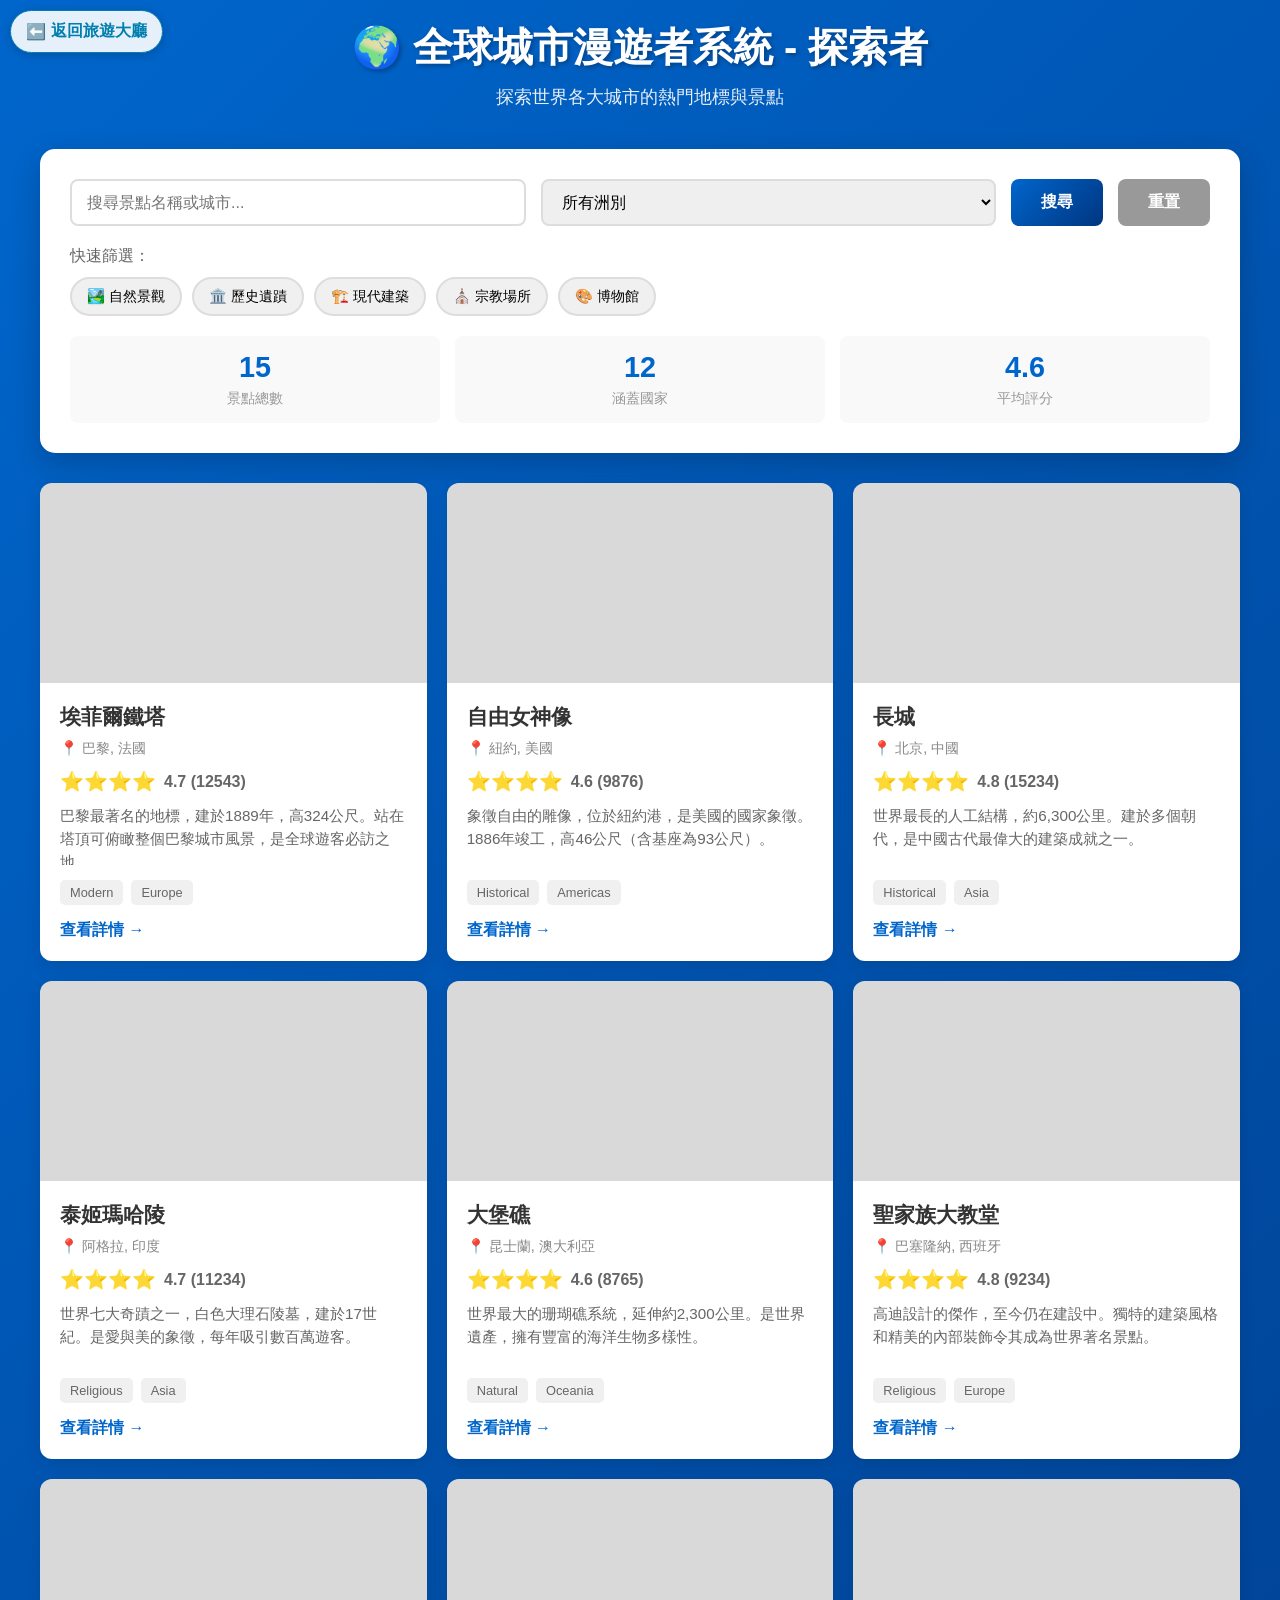
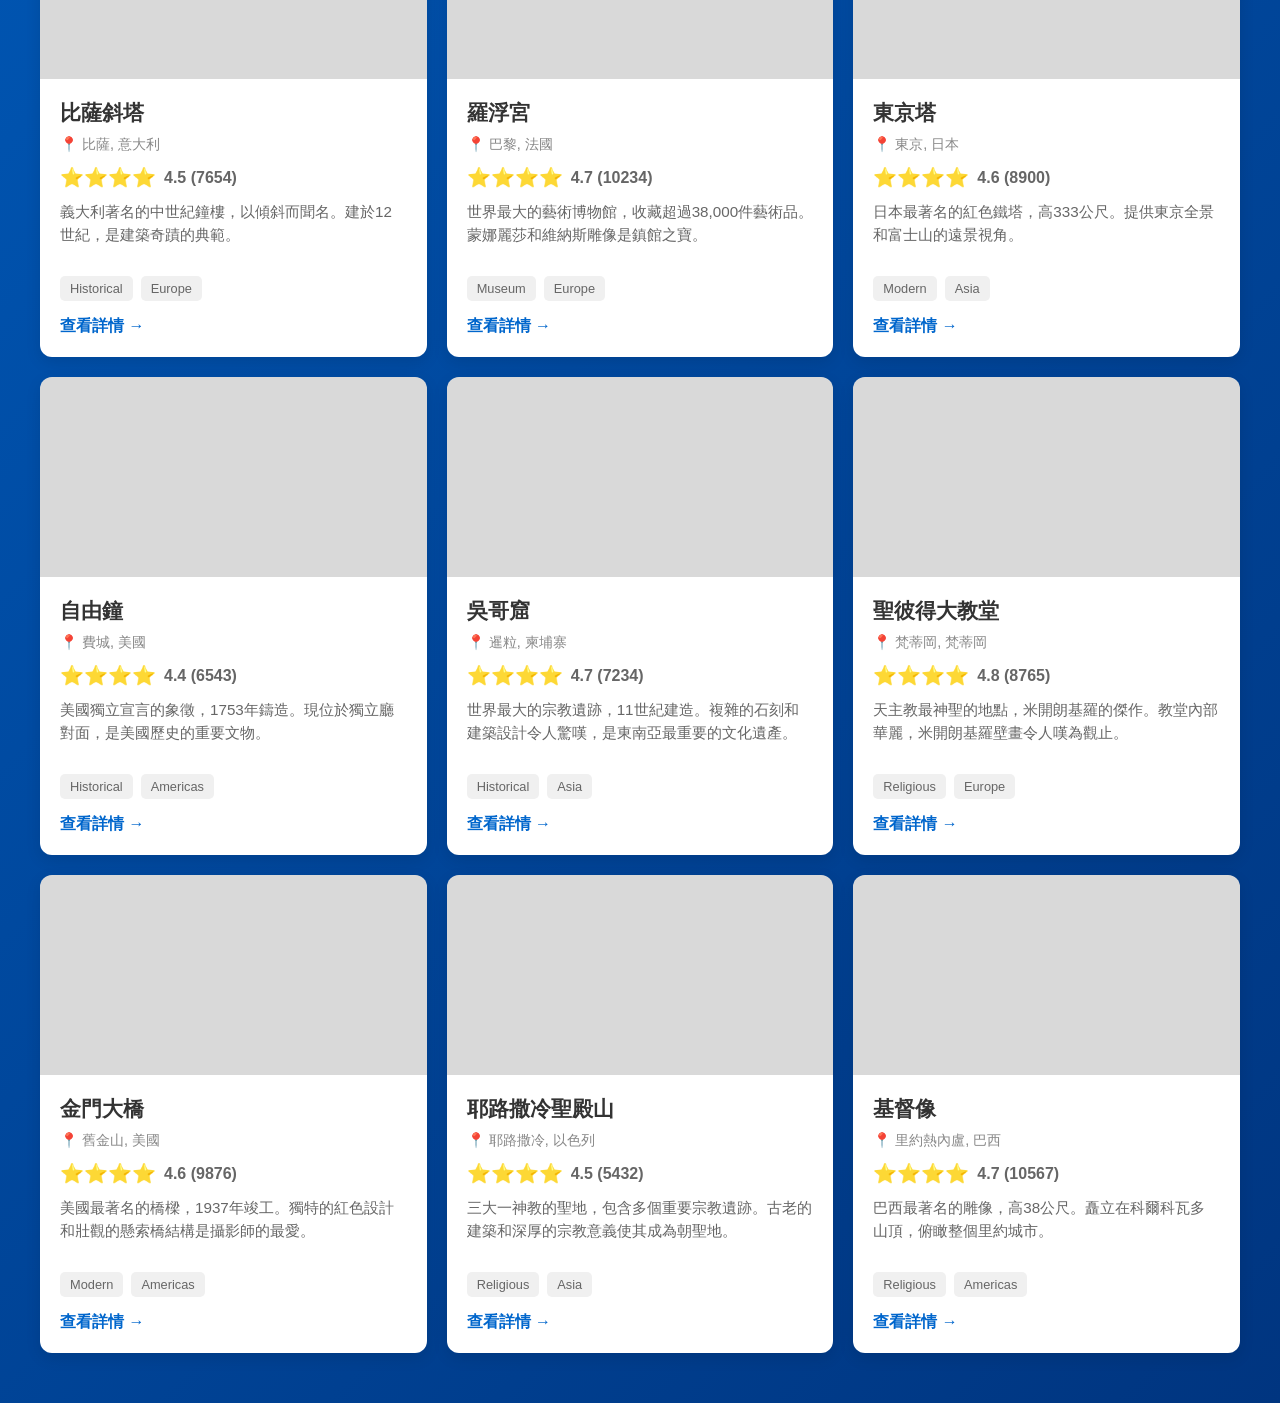
<file: systems/評分.html>
<!DOCTYPE html>
<html lang="zh-TW">

<head>
    <meta charset="UTF-8">
    <meta name="viewport" content="width=device-width, initial-scale=1.0">
    <title>全球城市漫遊者系統 - 探索者</title>
    <style>
        * {
            margin: 0;
            padding: 0;
            box-sizing: border-box;
        }

        body {
            font-family: 'Segoe UI', Tahoma, Geneva, Verdana, sans-serif;
            background: linear-gradient(135deg, #0066CC 0%, #003580 100%);
            min-height: 100vh;
            padding: 20px;
        }

        .container {
            max-width: 1200px;
            margin: 0 auto;
        }

        header {
            text-align: center;
            color: white;
            margin-bottom: 40px;
            animation: fadeIn 0.8s ease-in;
        }

        header h1 {
            font-size: 2.5em;
            margin-bottom: 10px;
            text-shadow: 2px 2px 4px rgba(0, 0, 0, 0.3);
        }

        header p {
            font-size: 1.1em;
            opacity: 0.9;
        }

        .search-section {
            background: white;
            padding: 30px;
            border-radius: 15px;
            box-shadow: 0 10px 30px rgba(0, 0, 0, 0.2);
            margin-bottom: 30px;
        }

        .search-container {
            display: flex;
            gap: 15px;
            flex-wrap: wrap;
            margin-bottom: 20px;
        }

        input[type="text"],
        select {
            flex: 1;
            min-width: 200px;
            padding: 12px 15px;
            border: 2px solid #ddd;
            border-radius: 8px;
            font-size: 1em;
            transition: all 0.3s ease;
        }

        input[type="text"]:focus,
        select:focus {
            outline: none;
            border-color: #0066CC;
            box-shadow: 0 0 10px rgba(0, 102, 204, 0.3);
        }

        button {
            padding: 12px 30px;
            background: linear-gradient(135deg, #0066CC 0%, #003580 100%);
            color: white;
            border: none;
            border-radius: 8px;
            font-size: 1em;
            cursor: pointer;
            transition: all 0.3s ease;
            font-weight: bold;
        }

        button:hover {
            transform: translateY(-2px);
            box-shadow: 0 5px 15px rgba(0, 102, 204, 0.4);
        }

        button:active {
            transform: translateY(0);
        }

        .filter-tags {
            display: flex;
            flex-wrap: wrap;
            gap: 10px;
        }

        .filter-tag {
            padding: 8px 15px;
            background: #f0f0f0;
            border: 2px solid #ddd;
            border-radius: 20px;
            cursor: pointer;
            transition: all 0.3s ease;
            font-size: 0.9em;
        }

        .filter-tag:hover,
        .filter-tag.active {
            background: #0066CC;
            color: white;
            border-color: #0066CC;
        }

        .landmarks-grid {
            display: grid;
            grid-template-columns: repeat(auto-fill, minmax(300px, 1fr));
            gap: 20px;
            margin-bottom: 30px;
        }

        .landmark-card {
            background: white;
            border-radius: 12px;
            overflow: hidden;
            box-shadow: 0 5px 15px rgba(0, 0, 0, 0.1);
            transition: all 0.3s ease;
            cursor: pointer;
            animation: slideUp 0.5s ease-out;
        }

        .landmark-card:hover {
            transform: translateY(-10px);
            box-shadow: 0 15px 35px rgba(0, 0, 0, 0.2);
        }

        .landmark-image {
            width: 100%;
            height: 200px;
            background: linear-gradient(135deg, #0066CC 0%, #003580 100%);
            display: flex;
            align-items: center;
            justify-content: center;
            font-size: 3em;
            color: white;
            position: relative;
            overflow: hidden;
            background-size: cover;
            background-position: center;
            background-repeat: no-repeat;
        }

        .landmark-image::after {
            content: '';
            position: absolute;
            top: 0;
            left: 0;
            right: 0;
            bottom: 0;
            background: rgba(0, 0, 0, 0.15);
        }

        .landmark-content {
            padding: 20px;
        }

        .landmark-title {
            font-size: 1.3em;
            color: #333;
            margin-bottom: 8px;
            font-weight: bold;
        }

        .landmark-city {
            color: #888;
            font-size: 0.9em;
            margin-bottom: 12px;
        }

        .landmark-rating {
            display: flex;
            align-items: center;
            gap: 8px;
            margin-bottom: 12px;
        }

        .stars {
            color: #ffd700;
            font-size: 1.2em;
        }

        .rating-number {
            color: #666;
            font-weight: bold;
        }

        .landmark-description {
            color: #666;
            font-size: 0.95em;
            line-height: 1.5;
            margin-bottom: 15px;
            height: 60px;
            overflow: hidden;
            text-overflow: ellipsis;
            display: -webkit-box;
            -webkit-line-clamp: 3;
            -webkit-box-orient: vertical;
        }

        .landmark-tags {
            display: flex;
            flex-wrap: wrap;
            gap: 8px;
            margin-bottom: 15px;
        }

        .tag {
            padding: 5px 10px;
            background: #f0f0f0;
            border-radius: 5px;
            font-size: 0.8em;
            color: #666;
        }

        .view-details {
            display: inline-block;
            color: #0066CC;
            text-decoration: none;
            font-weight: bold;
            transition: all 0.3s ease;
        }

        .view-details:hover {
            color: #003580;
        }

        .modal {
            display: none;
            position: fixed;
            top: 0;
            left: 0;
            right: 0;
            bottom: 0;
            background: rgba(0, 0, 0, 0.7);
            z-index: 1000;
            animation: fadeIn 0.3s ease;
        }

        .modal.active {
            display: flex;
            align-items: center;
            justify-content: center;
        }

        .modal-content {
            background: white;
            border-radius: 15px;
            width: 90%;
            max-width: 600px;
            max-height: 80vh;
            overflow-y: auto;
            padding: 30px;
            animation: slideDown 0.3s ease;
        }

        .modal-close {
            float: right;
            font-size: 2em;
            cursor: pointer;
            color: #999;
            transition: color 0.3s ease;
        }

        .modal-close:hover {
            color: #333;
        }

        .modal-title {
            font-size: 2em;
            color: #333;
            margin-bottom: 10px;
            clear: both;
        }

        .modal-subtitle {
            color: #888;
            margin-bottom: 20px;
            font-size: 1.1em;
        }

        .modal-emoji {
            font-size: 2em;
            margin-right: 10px;
        }

        .review-section {
            margin-top: 25px;
            padding-top: 25px;
            border-top: 2px solid #f0f0f0;
        }

        .review-title {
            font-size: 1.3em;
            color: #333;
            margin-bottom: 15px;
            font-weight: bold;
        }

        .review {
            background: #f9f9f9;
            padding: 15px;
            border-radius: 8px;
            margin-bottom: 15px;
        }

        .review-author {
            font-weight: bold;
            color: #333;
            margin-bottom: 5px;
        }

        .review-rating {
            color: #ffd700;
            font-size: 0.9em;
            margin-bottom: 8px;
        }

        .review-text {
            color: #666;
            line-height: 1.6;
        }

        .no-results {
            text-align: center;
            padding: 40px;
            background: white;
            border-radius: 15px;
            color: #999;
        }

        .stats {
            display: grid;
            grid-template-columns: repeat(auto-fit, minmax(150px, 1fr));
            gap: 15px;
            margin-top: 20px;
        }

        .stat-box {
            background: #f9f9f9;
            padding: 15px;
            border-radius: 8px;
            text-align: center;
        }

        .stat-number {
            font-size: 1.8em;
            color: #0066CC;
            font-weight: bold;
        }

        .stat-label {
            color: #999;
            font-size: 0.9em;
            margin-top: 5px;
        }

        @keyframes fadeIn {
            from {
                opacity: 0;
            }

            to {
                opacity: 1;
            }
        }

        @keyframes slideUp {
            from {
                opacity: 0;
                transform: translateY(20px);
            }

            to {
                opacity: 1;
                transform: translateY(0);
            }
        }

        @keyframes slideDown {
            from {
                opacity: 0;
                transform: translateY(-20px);
            }

            to {
                opacity: 1;
                transform: translateY(0);
            }
        }

        @media (max-width: 768px) {
            header h1 {
                font-size: 1.8em;
            }

            .landmarks-grid {
                grid-template-columns: 1fr;
            }

            .search-container {
                flex-direction: column;
            }

            input[type="text"],
            select {
                min-width: auto;
            }
        }
    </style>
</head>

<body>
    <!-- 在每個子檔案的 <body> 正下方貼入這段 -->
    <div style="position: fixed; top: 10px; left: 10px; z-index: 9999;">
        <a href="../index.html" style="
        text-decoration: none; 
        background-color: rgba(255, 255, 255, 0.9); 
        color: #007faf; 
        padding: 10px 15px; 
        border-radius: 50px; 
        font-weight: bold; 
        box-shadow: 0 2px 10px rgba(0,0,0,0.2);
        display: flex;
        align-items: center;
        gap: 5px;
        font-family: sans-serif;
        border: 1px solid #007faf;
    ">
            <span>⬅️</span> 返回旅遊大廳
        </a>
    </div>
    <div class="container">
        <header>
            <h1>🌍 全球城市漫遊者系統 - 探索者</h1>
            <p>探索世界各大城市的熱門地標與景點</p>
        </header>

        <div class="search-section">
            <div class="search-container">
                <input type="text" id="searchInput" placeholder="搜尋景點名稱或城市...">
                <select id="continentFilter">
                    <option value="">所有洲別</option>
                    <option value="Asia">亞洲</option>
                    <option value="Europe">歐洲</option>
                    <option value="Africa">非洲</option>
                    <option value="Americas">美洲</option>
                    <option value="Oceania">大洋洲</option>
                </select>
                <button onclick="searchLandmarks()">搜尋</button>
                <button onclick="resetFilters()" style="background: #999;">重置</button>
            </div>

            <div style="margin-top: 20px;">
                <p style="color: #666; margin-bottom: 10px;">快速篩選：</p>
                <div class="filter-tags" id="filterTags">
                    <span class="filter-tag" onclick="filterByType('Natural')">🏞️ 自然景觀</span>
                    <span class="filter-tag" onclick="filterByType('Historical')">🏛️ 歷史遺蹟</span>
                    <span class="filter-tag" onclick="filterByType('Modern')">🏗️ 現代建築</span>
                    <span class="filter-tag" onclick="filterByType('Religious')">⛪ 宗教場所</span>
                    <span class="filter-tag" onclick="filterByType('Museum')">🎨 博物館</span>
                </div>
            </div>

            <div class="stats">
                <div class="stat-box">
                    <div class="stat-number" id="totalLandmarks">0</div>
                    <div class="stat-label">景點總數</div>
                </div>
                <div class="stat-box">
                    <div class="stat-number" id="countriesCount">0</div>
                    <div class="stat-label">涵蓋國家</div>
                </div>
                <div class="stat-box">
                    <div class="stat-number" id="avgRating">0</div>
                    <div class="stat-label">平均評分</div>
                </div>
            </div>
        </div>

        <div class="landmarks-grid" id="landmarksContainer">
            <!-- 景點卡片會在這裡動態生成 -->
        </div>

        <div class="no-results" id="noResults" style="display: none;">
            <p style="font-size: 1.2em;">😔 沒有找到符合條件的景點</p>
            <p style="margin-top: 10px;">試試看改變搜尋條件或篩選器</p>
        </div>
    </div>

    <!-- 詳細資訊模態窗口 -->
    <div class="modal" id="detailModal">
        <div class="modal-content">
            <span class="modal-close" onclick="closeModal()">&times;</span>
            <div id="modalBody"></div>
        </div>
    </div>

    <script>
        // 全球景點資料庫
        const landmarks = [
            {
                id: 1,
                name: '埃菲爾鐵塔',
                city: '巴黎',
                country: '法國',
                continent: 'Europe',
                emoji: '🗼',
                image: 'https://images.unsplash.com/photo-1502602898657-3e91760cbb34?w=400&h=300&fit=crop',
                rating: 4.7,
                reviews: 12543,
                type: 'Modern',
                description: '巴黎最著名的地標，建於1889年，高324公尺。站在塔頂可俯瞰整個巴黎城市風景，是全球遊客必訪之地。',
                visitTips: ['建議傍晚時分前往，可看到巴黎的日落美景', '購票時選擇樓梯會更便宜且體驗更佳', '夜間會有燈光秀，非常壯觀'],
                reviews_list: [
                    { author: '張小姐', rating: 5, text: '壯觀極了！值得所有的排隊時間。從塔頂看巴黎的夜景無法用言語形容。' },
                    { author: '王先生', rating: 4, text: '很美，但遊客太多，建議早起去或傍晚去避免人潮。' },
                    { author: '李同學', rating: 5, text: '終於親眼看到了！比照片更壯觀，推薦！' }
                ]
            },
            {
                id: 2,
                name: '自由女神像',
                city: '紐約',
                country: '美國',
                continent: 'Americas',
                emoji: '🗽',
                image: 'https://images.unsplash.com/photo-1513515879576-e7e0a914dd1a?w=400&h=300&fit=crop',
                rating: 4.6,
                reviews: 9876,
                type: 'Historical',
                description: '象徵自由的雕像，位於紐約港，是美國的國家象徵。1886年竣工，高46公尺（含基座為93公尺）。',
                visitTips: ['可搭乘渡輪到島上，近距離欣賞雕像', '天氣好時可看到曼哈頓天際線', '帶著相機來捕捉日落時刻的美景'],
                reviews_list: [
                    { author: '陳先生', rating: 5, text: '一生必去的地方！渡輪上看到自由女神的那一刻，眼淚都飆出來了。' },
                    { author: '劉女士', rating: 4, text: '很值得去，但要做好排隊的心理準備。' },
                    { author: '吳大哥', rating: 5, text: '紐約行的亮點！推薦日落時去，超級浪漫。' }
                ]
            },
            {
                id: 3,
                name: '長城',
                city: '北京',
                country: '中國',
                continent: 'Asia',
                emoji: '🏯',
                image: 'https://images.unsplash.com/photo-1508804185872-d7badad00f7d?w=400&h=300&fit=crop',
                rating: 4.8,
                reviews: 15234,
                type: 'Historical',
                description: '世界最長的人工結構，約6,300公里。建於多個朝代，是中國古代最偉大的建築成就之一。',
                visitTips: ['八達嶺是最熱門也最容易到達的景點', '穿舒適的運動鞋，山路較陡', '早上出發可避免下午的人潮和炎熱'],
                reviews_list: [
                    { author: '森田先生', rating: 5, text: '見過照片無數次，親眼看到還是被震撼到了。這才是真正的偉大！' },
                    { author: '安藤女士', rating: 4, text: '體力消耗很大，但非常值得。風景絕美。' },
                    { author: '李芬', rating: 5, text: '來中國必去！親身感受古人的智慧和毅力。' }
                ]
            },
            {
                id: 4,
                name: '泰姬瑪哈陵',
                city: '阿格拉',
                country: '印度',
                continent: 'Asia',
                emoji: '🕌',
                image: 'https://images.unsplash.com/photo-1564507592333-c60657e0adf0?w=400&h=300&fit=crop',
                rating: 4.7,
                reviews: 11234,
                type: 'Religious',
                description: '世界七大奇蹟之一，白色大理石陵墓，建於17世紀。是愛與美的象徵，每年吸引數百萬遊客。',
                visitTips: ['日出時前往，光線最美', '女性遊客可穿著長袍和頭巾更受歡迎', '帶上防曬和水，沙漠陽光很烈'],
                reviews_list: [
                    { author: '田中美香', rating: 5, text: '比想像中更美！白色大理石在陽光下閃閃發光，真的無法用相機捕捉。' },
                    { author: '梁先生', rating: 4, text: '值得去，但要做好炎熱和人多的準備。' },
                    { author: '王琳', rating: 5, text: '終於看到了！被愛情的故事和建築的美所感動。' }
                ]
            },
            {
                id: 5,
                name: '大堡礁',
                city: '昆士蘭',
                country: '澳大利亞',
                continent: 'Oceania',
                emoji: '🪸',
                image: 'https://images.unsplash.com/photo-1559827260-dc66d52bef19?w=400&h=300&fit=crop',
                rating: 4.6,
                reviews: 8765,
                type: 'Natural',
                description: '世界最大的珊瑚礁系統，延伸約2,300公里。是世界遺產，擁有豐富的海洋生物多樣性。',
                visitTips: ['浮潛是最佳體驗方式，可看到彩色魚群', '防曬和防曬衣必須穿著，保護皮膚', '選擇清晰度高的日子前往，能見度更好'],
                reviews_list: [
                    { author: '林小姐', rating: 5, text: '超級美！水下世界色彩繽紛，看到各種熱帶魚和烏龜。終生難忘！' },
                    { author: '高先生', rating: 4, text: '很值得去浮潛，但要注意安全和防曬。' },
                    { author: '陳冠希', rating: 5, text: '大自然的奇跡！海洋的美令人嘆為觀止。' }
                ]
            },
            {
                id: 6,
                name: '聖家族大教堂',
                city: '巴塞隆納',
                country: '西班牙',
                continent: 'Europe',
                emoji: '⛪',
                image: 'https://images.unsplash.com/photo-1583422409516-2895a77efded?w=400&h=300&fit=crop',
                rating: 4.8,
                reviews: 9234,
                type: 'Religious',
                description: '高迪設計的傑作，至今仍在建設中。獨特的建築風格和精美的內部裝飾令其成為世界著名景點。',
                visitTips: ['提前線上購票可省去排隊', '爬到塔頂需要體力，但景色值得', '白天和夜晚的光影效果各有特色'],
                reviews_list: [
                    { author: '何女士', rating: 5, text: '高迪是天才！每個細節都充滿藝術性。在裡面呆了好幾個小時還想多看。' },
                    { author: '陳先生', rating: 5, text: '絕對是世界建築的傑作！值得深入欣賞。' },
                    { author: '羅琳', rating: 4, text: '很美，但人太多，建議早起去或預約。' }
                ]
            },
            {
                id: 7,
                name: '比薩斜塔',
                city: '比薩',
                country: '意大利',
                continent: 'Europe',
                emoji: '🗼',
                image: 'https://images.unsplash.com/photo-1552832860-cfb08c6db89f?w=400&h=300&fit=crop',
                rating: 4.5,
                reviews: 7654,
                type: 'Historical',
                description: '義大利著名的中世紀鐘樓，以傾斜而聞名。建於12世紀，是建築奇蹟的典範。',
                visitTips: ['最經典的照片是推塔的動作', '帶著家人或朋友一起拍照會很有趣', '廣場周邊有很多歷史建築，可一起遊覽'],
                reviews_list: [
                    { author: '朱先生', rating: 5, text: '很有趣的地方！拍照時可以做各種創意動作，全家都笑瘋了。' },
                    { author: '馬女士', rating: 4, text: '景點本身很小，但很值得一看。廣場也很美。' },
                    { author: '葉軍', rating: 4, text: '有點商業化，但還是要來打卡的地方。' }
                ]
            },
            {
                id: 8,
                name: '羅浮宮',
                city: '巴黎',
                country: '法國',
                continent: 'Europe',
                emoji: '🎨',
                image: 'https://images.unsplash.com/photo-1499198346369-1513a7db7cf3?w=400&h=300&fit=crop',
                rating: 4.7,
                reviews: 10234,
                type: 'Museum',
                description: '世界最大的藝術博物館，收藏超過38,000件藝術品。蒙娜麗莎和維納斯雕像是鎮館之寶。',
                visitTips: ['預留至少4小時來遊覽，最好分多天', '租用語音導覽可更深入了解', '避開週末和假日，人潮較少'],
                reviews_list: [
                    { author: '蘇女士', rating: 5, text: '藝術殿堂！親眼看到蒙娜麗莎時激動不已。值得花時間慢慢欣賞。' },
                    { author: '馬先生', rating: 4, text: '很大很複雜，建議租導覽。值得一去。' },
                    { author: '甄女士', rating: 5, text: '世界最偉大的博物館之一！每件作品都值得細看。' }
                ]
            },
            {
                id: 9,
                name: '東京塔',
                city: '東京',
                country: '日本',
                continent: 'Asia',
                emoji: '🗼',
                image: 'https://images.unsplash.com/photo-1540959375944-7049f642e9a0?w=400&h=300&fit=crop',
                rating: 4.6,
                reviews: 8900,
                type: 'Modern',
                description: '日本最著名的紅色鐵塔，高333公尺。提供東京全景和富士山的遠景視角。',
                visitTips: ['傍晚上去既能看日落又能看夜景', '購票時可選擇只去主觀景台或同時去上觀景台', '天氣晴朗時可遠眺富士山'],
                reviews_list: [
                    { author: '伊藤先生', rating: 5, text: '東京的象徵！夜景漂亮極了，特別是夕陽時分。' },
                    { author: '田中女士', rating: 4, text: '很美，但遊客多，建議避開尖峰時段。' },
                    { author: '山田太郎', rating: 5, text: '東京必去景點！視野寬闊，景色無敵。' }
                ]
            },
            {
                id: 10,
                name: '自由鐘',
                city: '費城',
                country: '美國',
                continent: 'Americas',
                emoji: '🔔',
                image: 'https://images.unsplash.com/photo-1480714378408-67cf0d13bc1b?w=400&h=300&fit=crop',
                rating: 4.4,
                reviews: 6543,
                type: 'Historical',
                description: '美國獨立宣言的象徵，1753年鑄造。現位於獨立廳對面，是美國歷史的重要文物。',
                visitTips: ['與獨立廳一起參觀可更了解美國歷史', '安檢時間可能較長，提早抵達', '現場有展覽說明鐘的歷史'],
                reviews_list: [
                    { author: '詹先生', rating: 5, text: '很有歷史意義的地方！親眼看到自由鐘真的很感動。' },
                    { author: '陳女士', rating: 4, text: '值得一看，但建築本身較小，不會花很久時間。' },
                    { author: '林同學', rating: 4, text: '美國歷史愛好者必去！' }
                ]
            },
            {
                id: 11,
                name: '吳哥窟',
                city: '暹粒',
                country: '柬埔寨',
                continent: 'Asia',
                emoji: '🏛️',
                image: 'https://images.unsplash.com/photo-1551632440-64c0b87ab55e?w=400&h=300&fit=crop',
                rating: 4.7,
                reviews: 7234,
                type: 'Historical',
                description: '世界最大的宗教遺跡，11世紀建造。複雜的石刻和建築設計令人驚嘆，是東南亞最重要的文化遺產。',
                visitTips: ['日出遊覽最美，需早起', '聘請當地導遊可了解更多歷史', '帶著足夠的水和帽子，陽光很烈'],
                reviews_list: [
                    { author: '李先生', rating: 5, text: '壯觀到無法言喻！古人的智慧令人敬佩。日出時分最美。' },
                    { author: '王女士', rating: 4, text: '很值得去，但要做好炎熱和體力消耗的準備。' },
                    { author: '翁琪', rating: 5, text: '東南亞最值得去的景點！文化和建築都很有深度。' }
                ]
            },
            {
                id: 12,
                name: '聖彼得大教堂',
                city: '梵蒂岡',
                country: '梵蒂岡',
                continent: 'Europe',
                emoji: '⛪',
                image: 'https://images.unsplash.com/photo-1520763185298-1b434c919eba?w=400&h=300&fit=crop',
                rating: 4.8,
                reviews: 8765,
                type: 'Religious',
                description: '天主教最神聖的地點，米開朗基羅的傑作。教堂內部華麗，米開朗基羅壁畫令人嘆為觀止。',
                visitTips: ['著裝要得體，不能穿短褲或背心進入', '爬到圓頂頂部需要體力，但景色超美', '安檢較嚴格，提早抵達'],
                reviews_list: [
                    { author: '吳先生', rating: 5, text: '人類的藝術巔峰！米開朗基羅的作品真的令人屏息。' },
                    { author: '郭女士', rating: 5, text: '非常莊嚴肅穆的氛圍。爬到圓頂看羅馬城景色很壯觀。' },
                    { author: '劉中華', rating: 4, text: '必去景點！感受信仰和藝術的完美結合。' }
                ]
            },
            {
                id: 13,
                name: '金門大橋',
                city: '舊金山',
                country: '美國',
                continent: 'Americas',
                emoji: '🌉',
                image: 'https://images.unsplash.com/photo-1573141260307-b90aaf00658e?w=400&h=300&fit=crop',
                rating: 4.6,
                reviews: 9876,
                type: 'Modern',
                description: '美國最著名的橋樑，1937年竣工。獨特的紅色設計和壯觀的懸索橋結構是攝影師的最愛。',
                visitTips: ['霧氣多的日子別去，看不到橋', '走過橋體驗不同角度', '對面的觀景台景色很好，適合拍照'],
                reviews_list: [
                    { author: '周先生', rating: 5, text: '太壯觀了！無論白天還是夜晚都很美。值得多次造訪。' },
                    { author: '林女士', rating: 4, text: '很漂亮，但天氣不好的話可能看不到。' },
                    { author: '陸誠', rating: 5, text: '舊金山的象徵！走在橋上很驚險又興奮。' }
                ]
            },
            {
                id: 14,
                name: '耶路撒冷聖殿山',
                city: '耶路撒冷',
                country: '以色列',
                continent: 'Asia',
                emoji: '🕌',
                image: 'https://images.unsplash.com/photo-1549069555-00cbbeda97e7?w=400&h=300&fit=crop',
                rating: 4.5,
                reviews: 5432,
                type: 'Religious',
                description: '三大一神教的聖地，包含多個重要宗教遺跡。古老的建築和深厚的宗教意義使其成為朝聖地。',
                visitTips: ['尊重各宗教信仰，著裝得體', '安檢嚴格，提早抵達', '導遊講解能幫助更好理解歷史'],
                reviews_list: [
                    { author: '何女士', rating: 5, text: '充滿靈性的地方。感受千年的歷史和信仰。' },
                    { author: '鄭先生', rating: 4, text: '很有意義的朝聖地。需要尊重和耐心。' },
                    { author: '曾昊', rating: 5, text: '世界歷史的見證地！每個角落都有故事。' }
                ]
            },
            {
                id: 15,
                name: '基督像',
                city: '里約熱內盧',
                country: '巴西',
                continent: 'Americas',
                emoji: '🗽',
                image: 'https://images.unsplash.com/photo-1535821152161-a2a63f96d2d4?w=400&h=300&fit=crop',
                rating: 4.7,
                reviews: 10567,
                type: 'Religious',
                description: '巴西最著名的雕像，高38公尺。矗立在科爾科瓦多山頂，俯瞰整個里約城市。',
                visitTips: ['山頂風大，帶風衣', '天氣晴朗時景色最好', '可搭乘小火車上山，體驗不同'],
                reviews_list: [
                    { author: '馬先生', rating: 5, text: '莊嚴壯觀！俯瞰里約全景，感受信仰的力量。' },
                    { author: '楊女士', rating: 4, text: '值得去，但山頂風很大，要注意安全。' },
                    { author: '羅騰', rating: 5, text: '里約必去！看到耶穌像時有種被祝福的感覺。' }
                ]
            }
        ];

        let currentFilter = '';
        let currentContinentFilter = '';

        // 初始化頁面
        window.addEventListener('load', function () {
            displayLandmarks(landmarks);
            updateStats();
        });

        // 顯示景點
        function displayLandmarks(items) {
            const container = document.getElementById('landmarksContainer');
            const noResults = document.getElementById('noResults');

            if (items.length === 0) {
                container.style.display = 'none';
                noResults.style.display = 'block';
                return;
            }

            container.style.display = 'grid';
            noResults.style.display = 'none';

            container.innerHTML = items.map(landmark => `
                <div class="landmark-card" onclick="showDetail(${landmark.id})">
                    <div class="landmark-image" style="background-image: url('${landmark.image}')"></div>
                    <div class="landmark-content">
                        <div class="landmark-title">${landmark.name}</div>
                        <div class="landmark-city">📍 ${landmark.city}, ${landmark.country}</div>
                        <div class="landmark-rating">
                            <span class="stars">${'⭐'.repeat(Math.floor(landmark.rating))}</span>
                            <span class="rating-number">${landmark.rating} (${landmark.reviews})</span>
                        </div>
                        <div class="landmark-description">${landmark.description}</div>
                        <div class="landmark-tags">
                            <span class="tag">${landmark.type}</span>
                            <span class="tag">${landmark.continent}</span>
                        </div>
                        <a href="javascript:void(0)" class="view-details">查看詳情 →</a>
                    </div>
                </div>
            `).join('');
        }

        // 搜尋景點
        function searchLandmarks() {
            const searchText = document.getElementById('searchInput').value.toLowerCase();
            const continent = document.getElementById('continentFilter').value;

            let results = landmarks.filter(landmark => {
                const matchesSearch = !searchText ||
                    landmark.name.toLowerCase().includes(searchText) ||
                    landmark.city.toLowerCase().includes(searchText) ||
                    landmark.country.toLowerCase().includes(searchText);

                const matchesContinent = !continent || landmark.continent === continent;
                const matchesType = !currentFilter || landmark.type === currentFilter;

                return matchesSearch && matchesContinent && matchesType;
            });

            displayLandmarks(results);
            updateStats(results);
        }

        // 按類型篩選
        function filterByType(type) {
            currentFilter = currentFilter === type ? '' : type;
            updateFilterTags();
            searchLandmarks();
        }

        // 更新篩選標籤樣式
        function updateFilterTags() {
            const tags = document.querySelectorAll('.filter-tag');
            tags.forEach(tag => {
                tag.classList.remove('active');
                if (tag.textContent.includes(currentFilter === 'Natural' ? '自然景觀' :
                    currentFilter === 'Historical' ? '歷史遺蹟' :
                        currentFilter === 'Modern' ? '現代建築' :
                            currentFilter === 'Religious' ? '宗教場所' :
                                currentFilter === 'Museum' ? '博物館' : '')) {
                    tag.classList.add('active');
                }
            });
        }

        // 重置篩選
        function resetFilters() {
            document.getElementById('searchInput').value = '';
            document.getElementById('continentFilter').value = '';
            currentFilter = '';
            currentContinentFilter = '';
            updateFilterTags();
            displayLandmarks(landmarks);
            updateStats();
        }

        // 顯示詳細信息
        function showDetail(id) {
            const landmark = landmarks.find(l => l.id === id);
            if (!landmark) return;

            const modalBody = document.getElementById('modalBody');
            const reviewsHTML = landmark.reviews_list.map(review => `
                <div class="review">
                    <div class="review-author">${review.author}</div>
                    <div class="review-rating">${'⭐'.repeat(review.rating)}</div>
                    <div class="review-text">${review.text}</div>
                </div>
            `).join('');

            const tipsHTML = landmark.visitTips.map(tip => `<li>${tip}</li>`).join('');

            modalBody.innerHTML = `
                <div style="text-align: center; margin-bottom: 20px;">
                    <div style="font-size: 4em; margin-bottom: 10px;">${landmark.emoji}</div>
                    <h2 class="modal-title">${landmark.name}</h2>
                    <p class="modal-subtitle">📍 ${landmark.city}, ${landmark.country}</p>
                </div>

                <div style="background: #f9f9f9; padding: 15px; border-radius: 8px; margin-bottom: 20px;">
                    <p><strong>評分：</strong> ${'⭐'.repeat(Math.floor(landmark.rating))} ${landmark.rating} 分 (${landmark.reviews} 位評論者)</p>
                    <p><strong>類型：</strong> ${landmark.type}</p>
                    <p><strong>所在洲：</strong> ${landmark.continent}</p>
                </div>

                <div style="margin-bottom: 20px;">
                    <h3 style="color: #333; margin-bottom: 10px; font-size: 1.2em;">📝 景點介紹</h3>
                    <p style="color: #666; line-height: 1.8;">${landmark.description}</p>
                </div>

                <div style="margin-bottom: 20px;">
                    <h3 style="color: #333; margin-bottom: 10px; font-size: 1.2em;">✨ 遊覽提示</h3>
                    <ul style="color: #666; line-height: 1.8; padding-left: 20px;">
                        ${tipsHTML}
                    </ul>
                </div>

                <div class="review-section">
                    <h3 class="review-title">💬 遊客評價</h3>
                    ${reviewsHTML}
                </div>
            `;

            document.getElementById('detailModal').classList.add('active');
        }

        // 關閉模態窗口
        function closeModal() {
            document.getElementById('detailModal').classList.remove('active');
        }

        // 點擊模態外部關閉
        document.getElementById('detailModal').addEventListener('click', function (e) {
            if (e.target === this) {
                closeModal();
            }
        });

        // 更新統計信息
        function updateStats(items = landmarks) {
            document.getElementById('totalLandmarks').textContent = items.length;

            const countries = new Set(items.map(l => l.country)).size;
            document.getElementById('countriesCount').textContent = countries;

            const avgRating = (items.reduce((sum, l) => sum + l.rating, 0) / items.length).toFixed(1);
            document.getElementById('avgRating').textContent = avgRating;
        }

        // 回車搜尋
        document.addEventListener('DOMContentLoaded', function () {
            document.getElementById('searchInput').addEventListener('keypress', function (e) {
                if (e.key === 'Enter') {
                    searchLandmarks();
                }
            });
        });
    </script>
</body>

</html>
</file>
